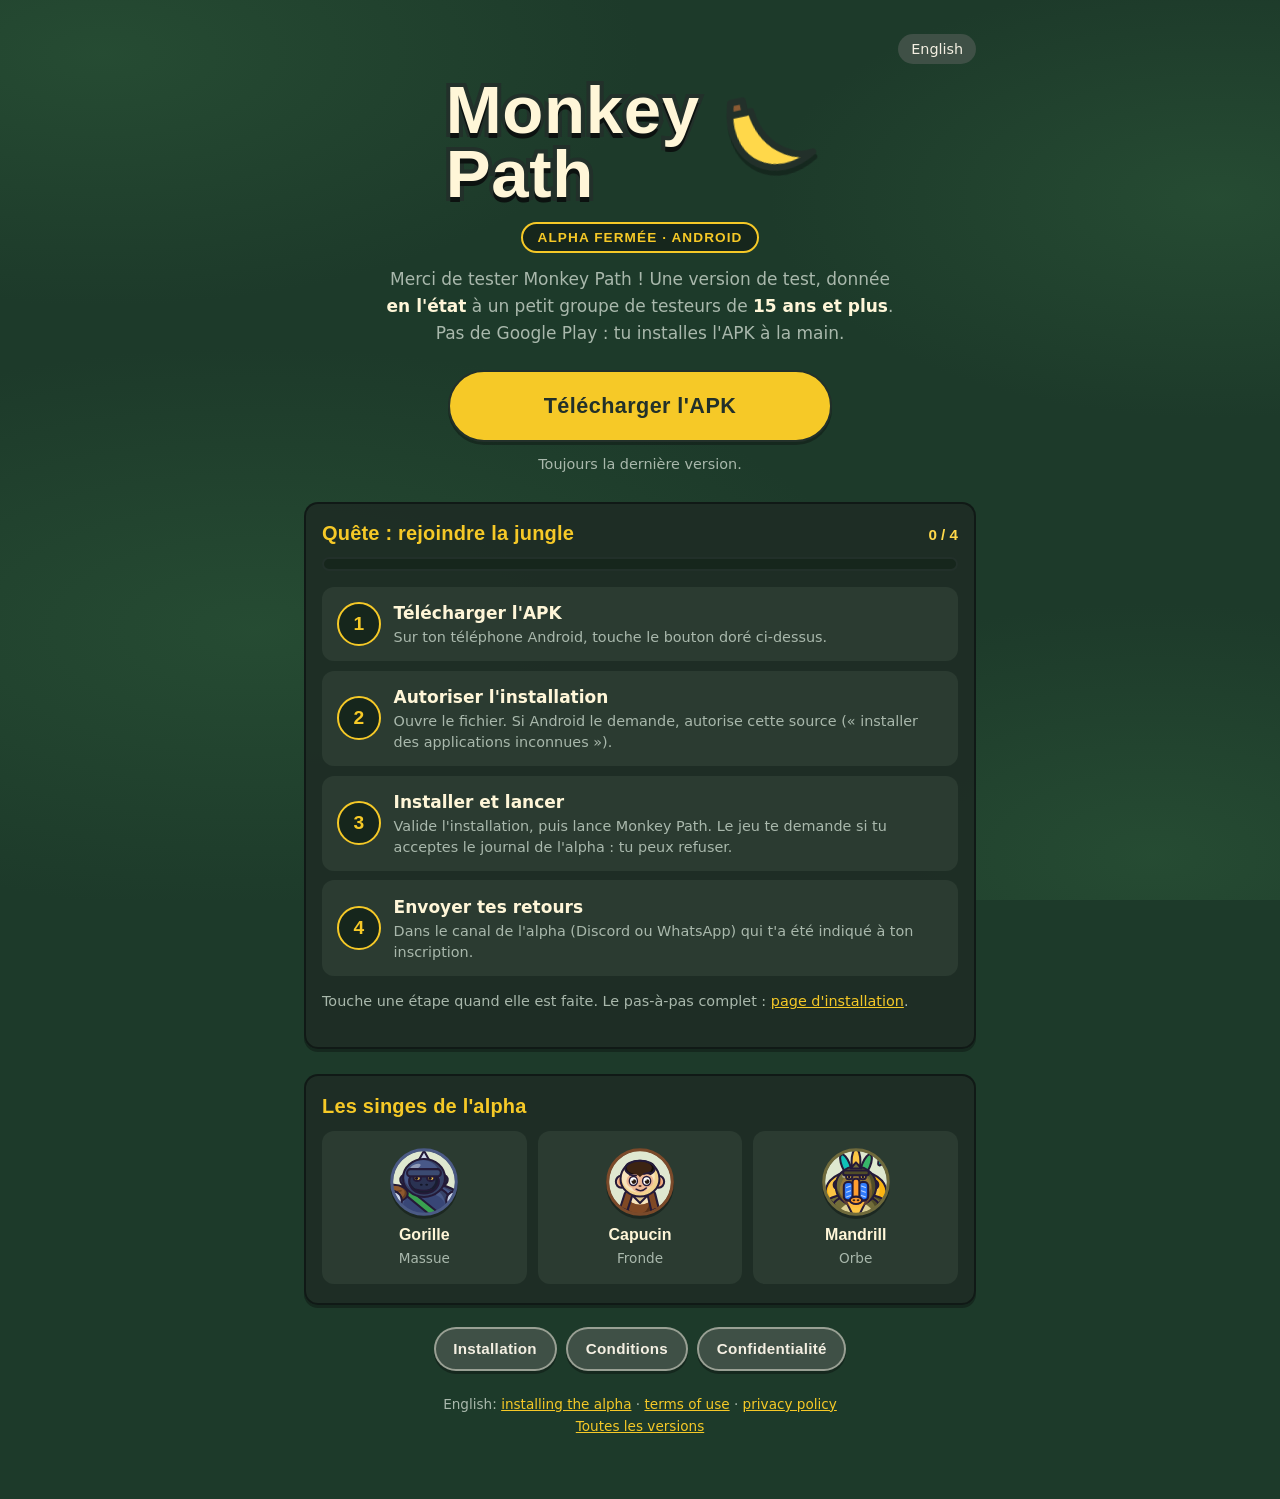
<file: index.html>
<!doctype html>
<html lang="fr">
<head>
<meta charset="utf-8">
<meta name="viewport" content="width=device-width, initial-scale=1">
<meta name="theme-color" content="#1d3a2a">
<title>Monkey Path — Alpha</title>
<link rel="icon" href="img/icon_banane.svg" type="image/svg+xml">
<link rel="stylesheet" href="style.css">
</head>
<body>
<main class="accueil">
<p class="langue"><a href="en/installation.html">English</a></p>

<div class="logo">
<h1>Monkey<br>Path</h1>
<img src="img/icon_banane.svg" alt="">
</div>
<p class="badge">Alpha fermée · Android</p>
<p class="accroche">Merci de tester Monkey Path ! Une version de test, donnée <strong>en l'état</strong> à un petit groupe de testeurs de <strong>15 ans et plus</strong>. Pas de Google Play : tu installes l'APK à la main.</p>

<a class="bouton geant telecharger" href="https://github.com/JamesRr06/MonkeyPath-releases/releases/latest/download/monkey-path-release.apk">Télécharger l'APK</a>
<p class="version" id="version">Toujours la dernière version.</p>

<section class="panneau" aria-labelledby="titre-quete">
<div class="entete">
<h2 id="titre-quete">Quête : rejoindre la jungle</h2>
<span class="compteur" id="compteur">0 / 4</span>
</div>
<div class="barre" aria-hidden="true"><span id="barre"></span></div>
<ol class="quete" id="quete">
<li><button type="button" aria-pressed="false"><span class="medaille">1</span><span><b>Télécharger l'APK</b><small>Sur ton téléphone Android, touche le bouton doré ci-dessus.</small></span></button></li>
<li><button type="button" aria-pressed="false"><span class="medaille">2</span><span><b>Autoriser l'installation</b><small>Ouvre le fichier. Si Android le demande, autorise cette source (« installer des applications inconnues »).</small></span></button></li>
<li><button type="button" aria-pressed="false"><span class="medaille">3</span><span><b>Installer et lancer</b><small>Valide l'installation, puis lance Monkey Path. Le jeu te demande si tu acceptes le journal de l'alpha : tu peux refuser.</small></span></button></li>
<li><button type="button" aria-pressed="false"><span class="medaille">4</span><span><b>Envoyer tes retours</b><small>Dans le canal de l'alpha (Discord ou WhatsApp) qui t'a été indiqué à ton inscription.</small></span></button></li>
</ol>
<p class="recompense" id="recompense"><strong>Quête accomplie !</strong> Pour une nouvelle version, installe-la <strong>par-dessus</strong>, sans désinstaller : ta progression est gardée.</p>
<p class="maj">Touche une étape quand elle est faite. Le pas-à-pas complet : <a href="fr/installation.html">page d'installation</a>.</p>
</section>

<section class="panneau" aria-labelledby="titre-singes">
<h2 id="titre-singes">Les singes de l'alpha</h2>
<div class="singes">
<div class="singe"><img src="img/portrait_gorille.svg" alt=""><b>Gorille</b><small>Massue</small></div>
<div class="singe"><img src="img/portrait_capucin.svg" alt=""><b>Capucin</b><small>Fronde</small></div>
<div class="singe"><img src="img/portrait_mandrill.svg" alt=""><b>Mandrill</b><small>Orbe</small></div>
</div>
</section>

<nav class="liens" aria-label="Pages de l'alpha">
<a class="bouton secondaire" href="fr/installation.html">Installation</a>
<a class="bouton secondaire" href="fr/conditions.html">Conditions</a>
<a class="bouton secondaire" href="fr/">Confidentialité</a>
</nav>
<p class="pied">English: <a href="en/installation.html">installing the alpha</a> · <a href="en/conditions.html">terms of use</a> · <a href="en/">privacy policy</a><br>
<a href="https://github.com/JamesRr06/MonkeyPath-releases/releases">Toutes les versions</a></p>
</main>
<script>
// La quête se coche sur le téléphone du testeur seulement (rien n'est envoyé).
(function () {
  var cle = "monkeypath-quete";
  var boutons = document.querySelectorAll("#quete button");
  var faites = [];
  try { faites = JSON.parse(localStorage.getItem(cle)) || []; } catch (e) { faites = []; }
  function afficher() {
    var n = 0;
    boutons.forEach(function (b, i) {
      var f = faites.indexOf(i) >= 0;
      b.parentNode.classList.toggle("faite", f);
      b.setAttribute("aria-pressed", f ? "true" : "false");
      b.querySelector(".medaille").textContent = f ? "✓" : String(i + 1);
      if (f) n++;
    });
    document.getElementById("compteur").textContent = n + " / " + boutons.length;
    document.getElementById("barre").style.width = (100 * n / boutons.length) + "%";
    document.getElementById("recompense").classList.toggle("visible", n === boutons.length);
  }
  boutons.forEach(function (b, i) {
    b.addEventListener("click", function () {
      var k = faites.indexOf(i);
      if (k >= 0) faites.splice(k, 1); else faites.push(i);
      try { localStorage.setItem(cle, JSON.stringify(faites)); } catch (e) {}
      afficher();
    });
  });
  document.querySelector(".telecharger").addEventListener("click", function () {
    if (faites.indexOf(0) < 0) { faites.push(0); try { localStorage.setItem(cle, JSON.stringify(faites)); } catch (e) {} afficher(); }
  });
  afficher();

  // Numéro et taille de la dernière version, lus sur GitHub (qui sert aussi l'APK).
  fetch("https://api.github.com/repos/JamesRr06/MonkeyPath-releases/releases/latest")
    .then(function (r) { return r.ok ? r.json() : null; })
    .then(function (rel) {
      if (!rel) return;
      var apk = (rel.assets || []).filter(function (a) { return a.name === "monkey-path-release.apk"; })[0];
      var date = new Date(rel.published_at).toLocaleDateString("fr-FR", { day: "numeric", month: "long", year: "numeric" });
      var texte = "Version <b>" + rel.tag_name.replace(/[^\w.\-]/g, "") + "</b> du " + date;
      if (apk) texte += " · " + Math.round(apk.size / 1048576) + " Mo";
      document.getElementById("version").innerHTML = texte;
    })
    .catch(function () {});
})();
</script>
</body>
</html>
</file>
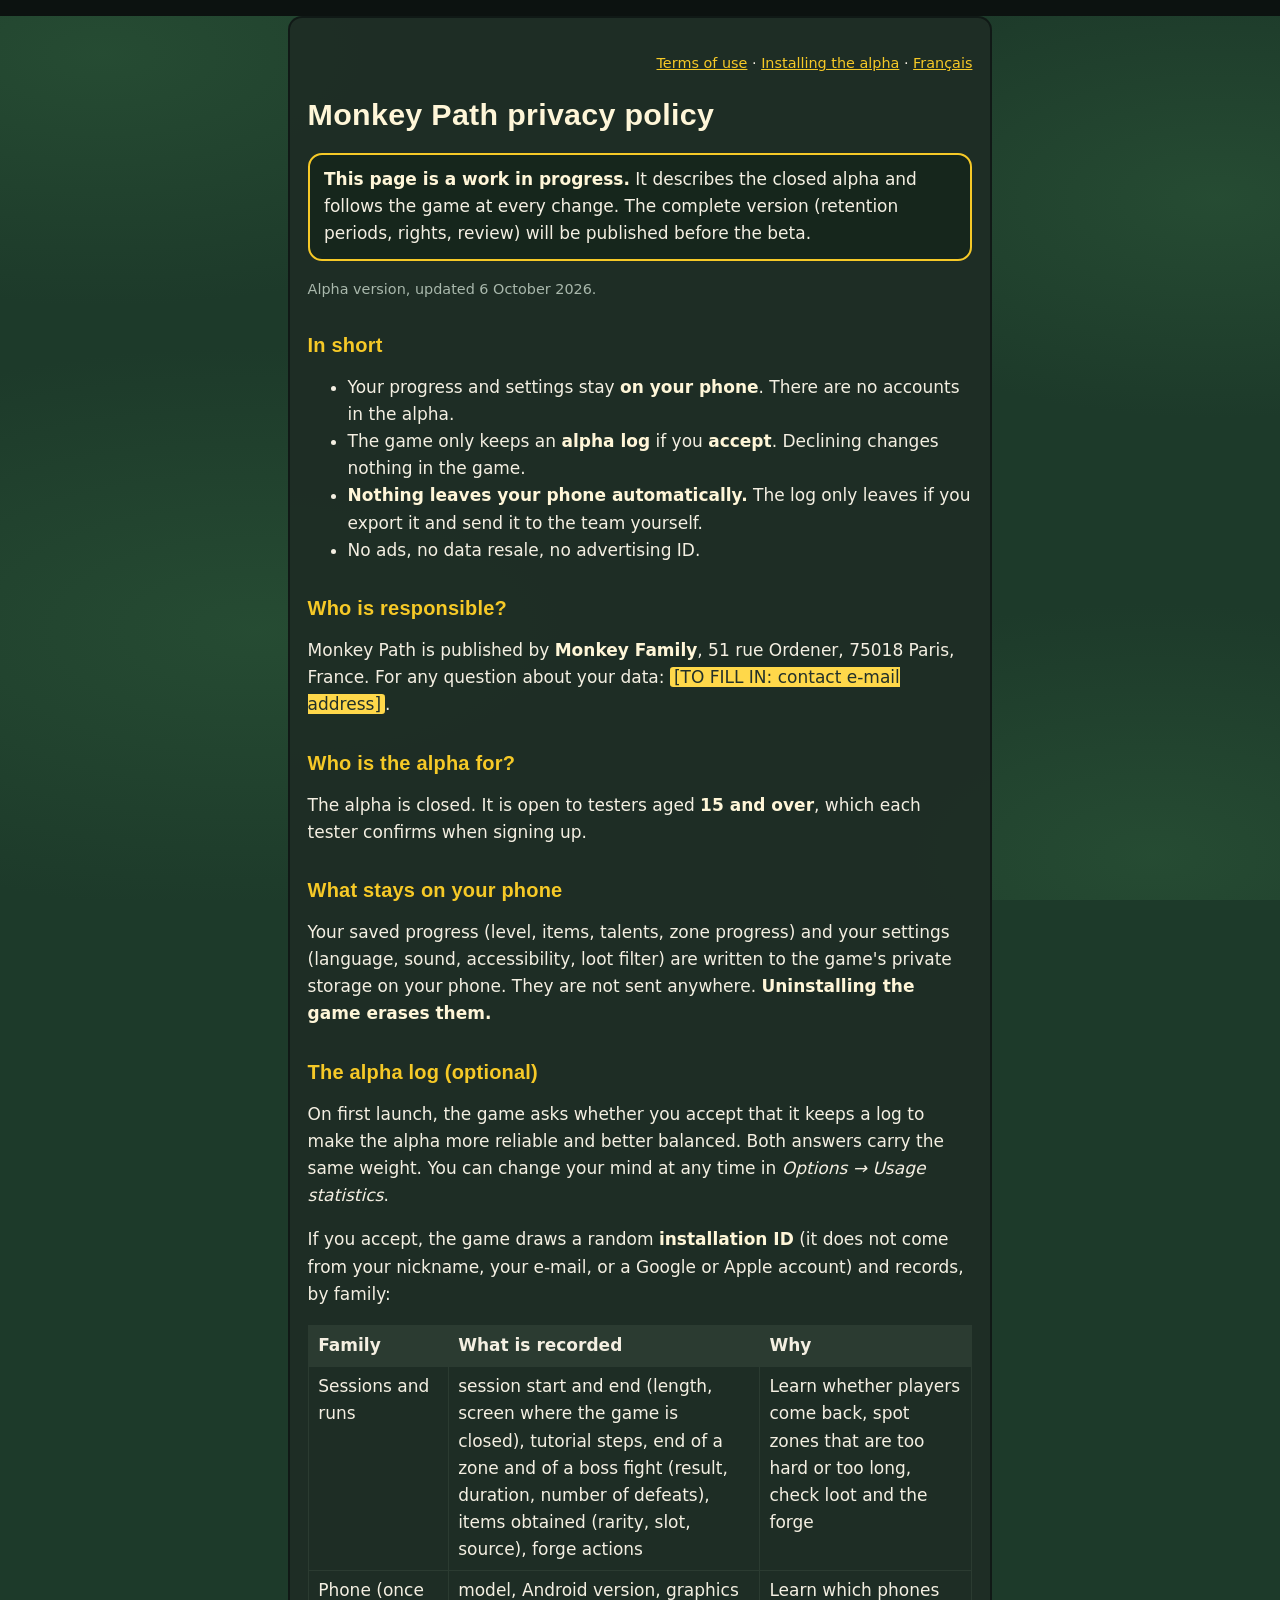
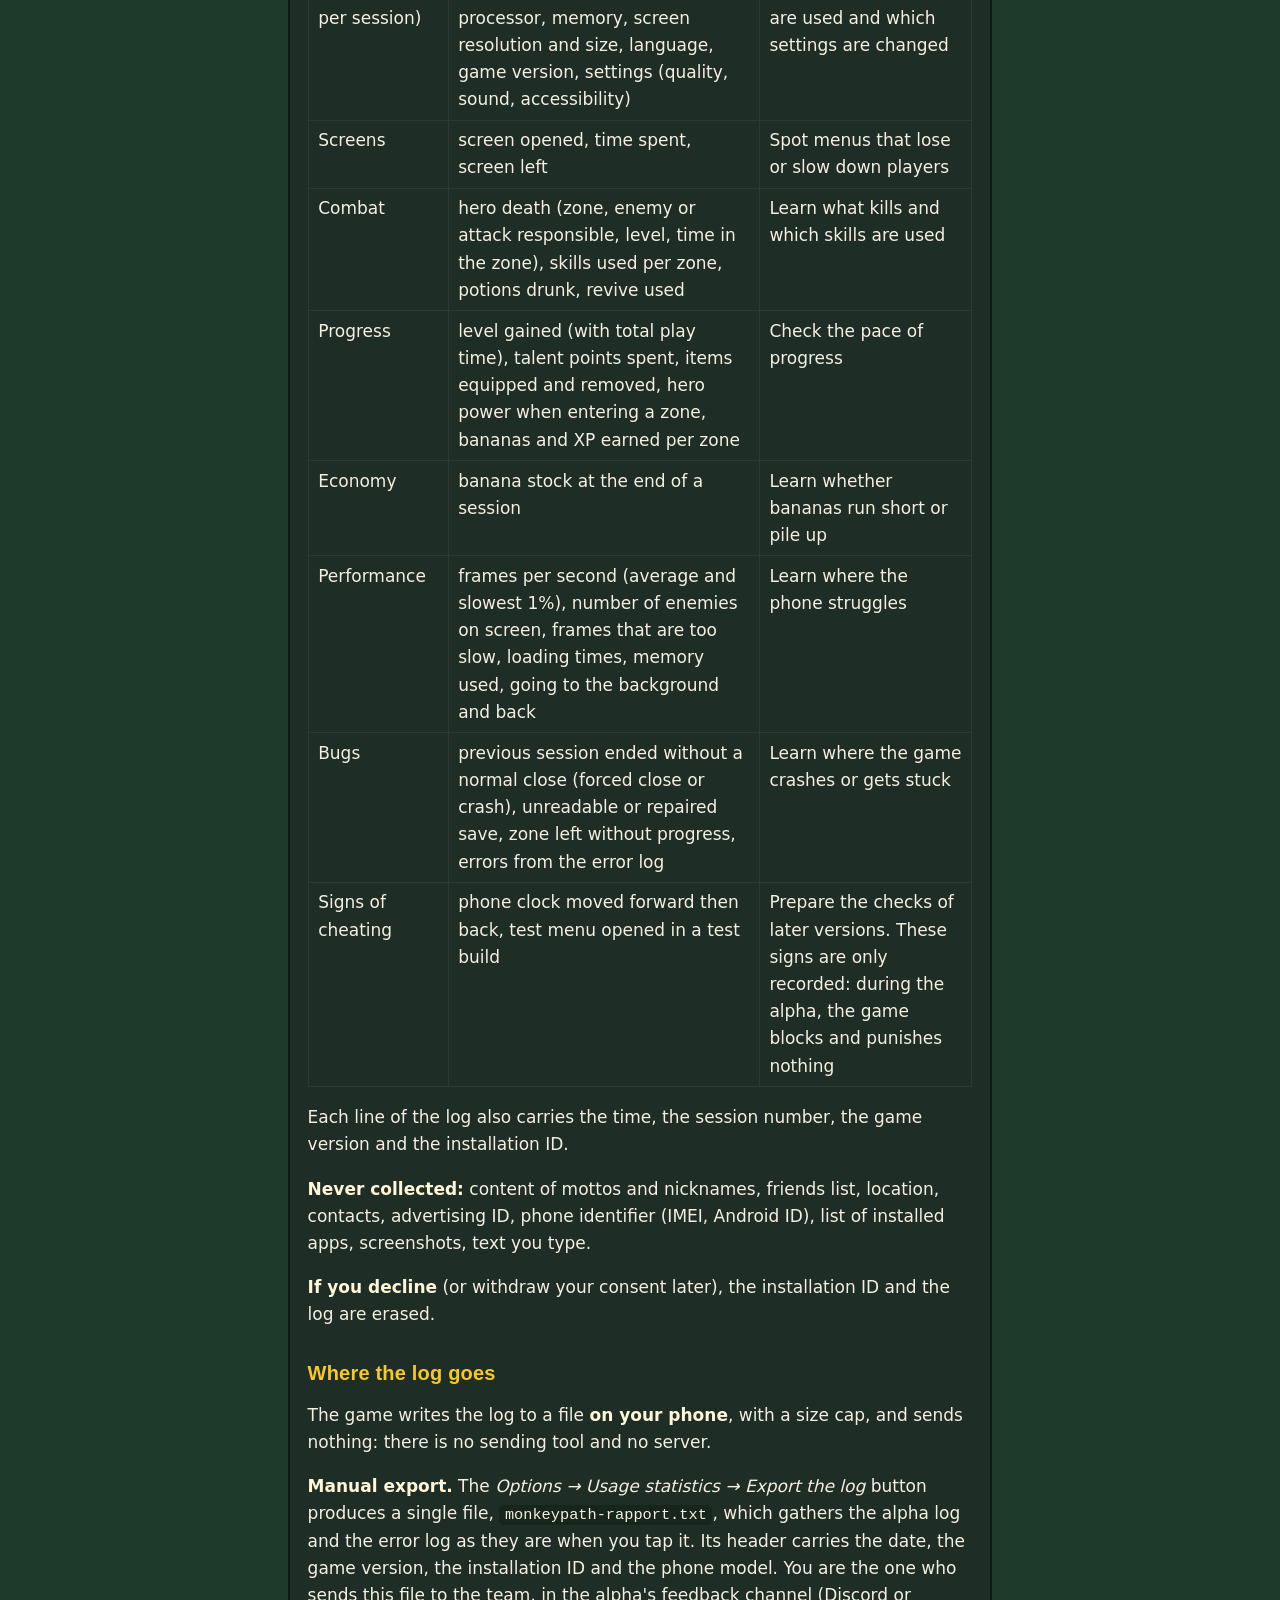
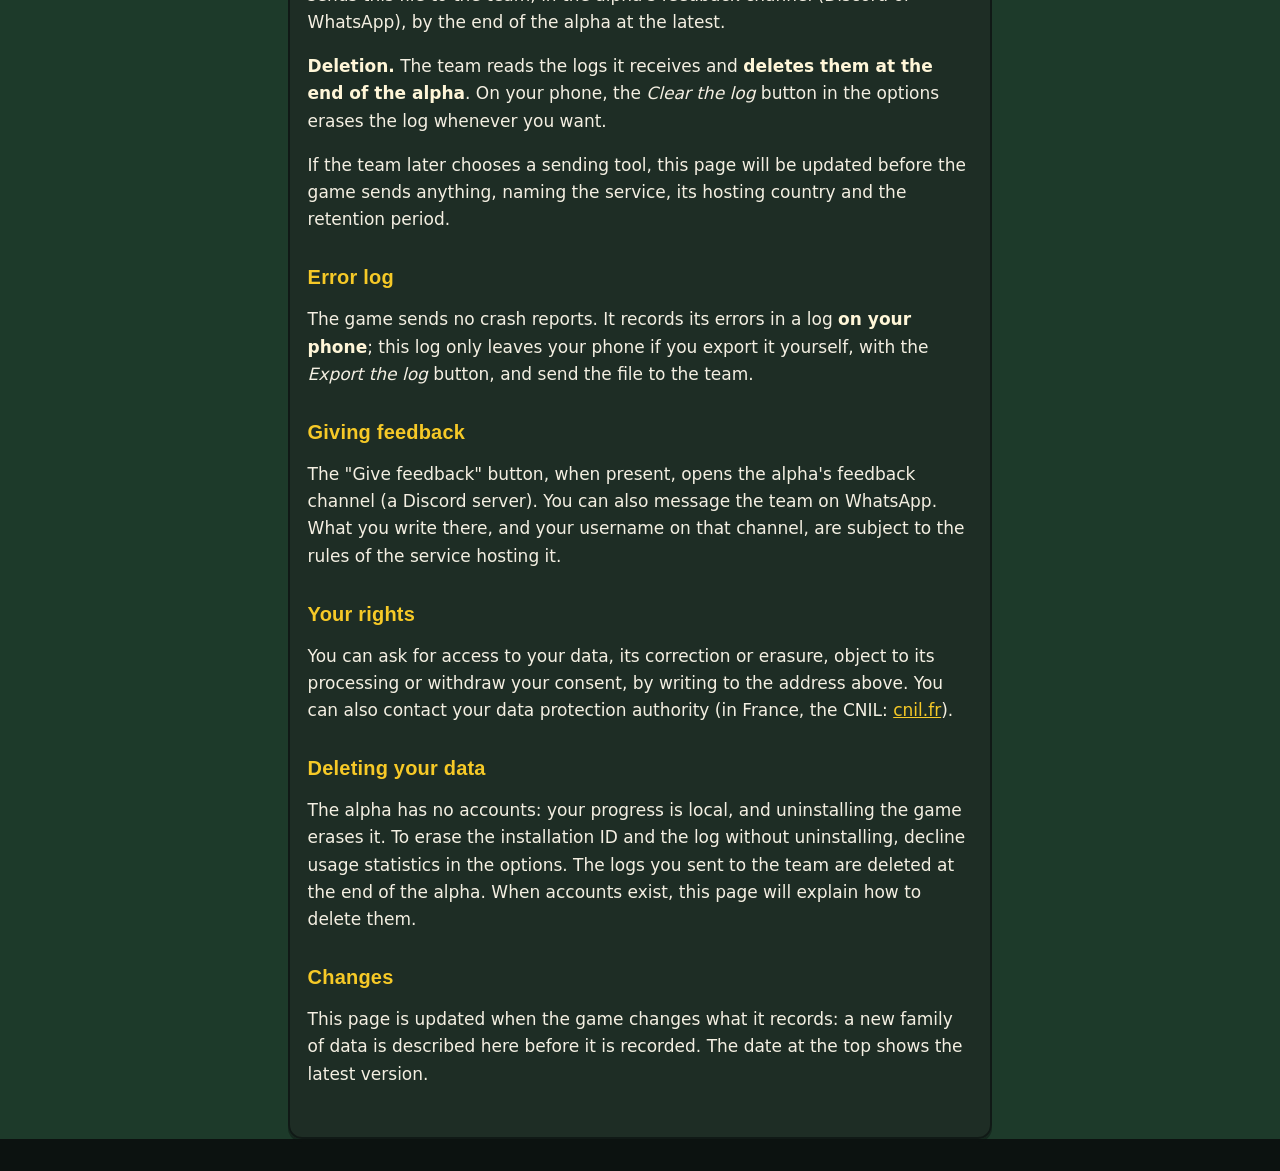
<file: en/index.html>
<!doctype html>
<html lang="en">
<head>
<meta charset="utf-8">
<meta name="viewport" content="width=device-width, initial-scale=1">
<title>Monkey Path — Privacy policy</title>
<link rel="stylesheet" href="../style.css">
</head>
<body>
<main>
<p class="langue"><a href="conditions.html">Terms of use</a> · <a href="installation.html">Installing the alpha</a> · <a href="../fr/">Français</a></p>
<h1>Monkey Path privacy policy</h1>
<p class="bandeau"><strong>This page is a work in progress.</strong> It describes the closed alpha and follows the game at every change. The complete version (retention periods, rights, review) will be published before the beta.</p>
<p class="maj">Alpha version, updated 6 October 2026.</p>

<h2>In short</h2>
<ul>
<li>Your progress and settings stay <strong>on your phone</strong>. There are no accounts in the alpha.</li>
<li>The game only keeps an <strong>alpha log</strong> if you <strong>accept</strong>. Declining changes nothing in the game.</li>
<li><strong>Nothing leaves your phone automatically.</strong> The log only leaves if you export it and send it to the team yourself.</li>
<li>No ads, no data resale, no advertising ID.</li>
</ul>

<h2>Who is responsible?</h2>
<p>Monkey Path is published by <strong>Monkey Family</strong>, 51 rue Ordener, 75018 Paris, France. For any question about your data: <span class="todo">[TO FILL IN: contact e-mail address]</span>.</p>

<h2>Who is the alpha for?</h2>
<p>The alpha is closed. It is open to testers aged <strong>15 and over</strong>, which each tester confirms when signing up.</p>

<h2>What stays on your phone</h2>
<p>Your saved progress (level, items, talents, zone progress) and your settings (language, sound, accessibility, loot filter) are written to the game's private storage on your phone. They are not sent anywhere. <strong>Uninstalling the game erases them.</strong></p>

<h2>The alpha log (optional)</h2>
<p>On first launch, the game asks whether you accept that it keeps a log to make the alpha more reliable and better balanced. Both answers carry the same weight. You can change your mind at any time in <em>Options → Usage statistics</em>.</p>
<p>If you accept, the game draws a random <strong>installation ID</strong> (it does not come from your nickname, your e-mail, or a Google or Apple account) and records, by family:</p>
<table>
<tr><th>Family</th><th>What is recorded</th><th>Why</th></tr>
<tr><td>Sessions and runs</td><td>session start and end (length, screen where the game is closed), tutorial steps, end of a zone and of a boss fight (result, duration, number of defeats), items obtained (rarity, slot, source), forge actions</td><td>Learn whether players come back, spot zones that are too hard or too long, check loot and the forge</td></tr>
<tr><td>Phone (once per session)</td><td>model, Android version, graphics processor, memory, screen resolution and size, language, game version, settings (quality, sound, accessibility)</td><td>Learn which phones are used and which settings are changed</td></tr>
<tr><td>Screens</td><td>screen opened, time spent, screen left</td><td>Spot menus that lose or slow down players</td></tr>
<tr><td>Combat</td><td>hero death (zone, enemy or attack responsible, level, time in the zone), skills used per zone, potions drunk, revive used</td><td>Learn what kills and which skills are used</td></tr>
<tr><td>Progress</td><td>level gained (with total play time), talent points spent, items equipped and removed, hero power when entering a zone, bananas and XP earned per zone</td><td>Check the pace of progress</td></tr>
<tr><td>Economy</td><td>banana stock at the end of a session</td><td>Learn whether bananas run short or pile up</td></tr>
<tr><td>Performance</td><td>frames per second (average and slowest 1%), number of enemies on screen, frames that are too slow, loading times, memory used, going to the background and back</td><td>Learn where the phone struggles</td></tr>
<tr><td>Bugs</td><td>previous session ended without a normal close (forced close or crash), unreadable or repaired save, zone left without progress, errors from the error log</td><td>Learn where the game crashes or gets stuck</td></tr>
<tr><td>Signs of cheating</td><td>phone clock moved forward then back, test menu opened in a test build</td><td>Prepare the checks of later versions. These signs are only recorded: during the alpha, the game blocks and punishes nothing</td></tr>
</table>
<p>Each line of the log also carries the time, the session number, the game version and the installation ID.</p>
<p><strong>Never collected:</strong> content of mottos and nicknames, friends list, location, contacts, advertising ID, phone identifier (IMEI, Android ID), list of installed apps, screenshots, text you type.</p>
<p><strong>If you decline</strong> (or withdraw your consent later), the installation ID and the log are erased.</p>

<h2>Where the log goes</h2>
<p>The game writes the log to a file <strong>on your phone</strong>, with a size cap, and sends nothing: there is no sending tool and no server.</p>
<p><strong>Manual export.</strong> The <em>Options → Usage statistics → Export the log</em> button produces a single file, <code>monkeypath-rapport.txt</code>, which gathers the alpha log and the error log as they are when you tap it. Its header carries the date, the game version, the installation ID and the phone model. You are the one who sends this file to the team, in the alpha's feedback channel (Discord or WhatsApp), by the end of the alpha at the latest.</p>
<p><strong>Deletion.</strong> The team reads the logs it receives and <strong>deletes them at the end of the alpha</strong>. On your phone, the <em>Clear the log</em> button in the options erases the log whenever you want.</p>
<p>If the team later chooses a sending tool, this page will be updated before the game sends anything, naming the service, its hosting country and the retention period.</p>

<h2>Error log</h2>
<p>The game sends no crash reports. It records its errors in a log <strong>on your phone</strong>; this log only leaves your phone if you export it yourself, with the <em>Export the log</em> button, and send the file to the team.</p>

<h2>Giving feedback</h2>
<p>The "Give feedback" button, when present, opens the alpha's feedback channel (a Discord server). You can also message the team on WhatsApp. What you write there, and your username on that channel, are subject to the rules of the service hosting it.</p>

<h2>Your rights</h2>
<p>You can ask for access to your data, its correction or erasure, object to its processing or withdraw your consent, by writing to the address above. You can also contact your data protection authority (in France, the CNIL: <a href="https://www.cnil.fr">cnil.fr</a>).</p>

<h2>Deleting your data</h2>
<p>The alpha has no accounts: your progress is local, and uninstalling the game erases it. To erase the installation ID and the log without uninstalling, decline usage statistics in the options. The logs you sent to the team are deleted at the end of the alpha. When accounts exist, this page will explain how to delete them.</p>

<h2>Changes</h2>
<p>This page is updated when the game changes what it records: a new family of data is described here before it is recorded. The date at the top shows the latest version.</p>
</main>
</body>
</html>
</file>
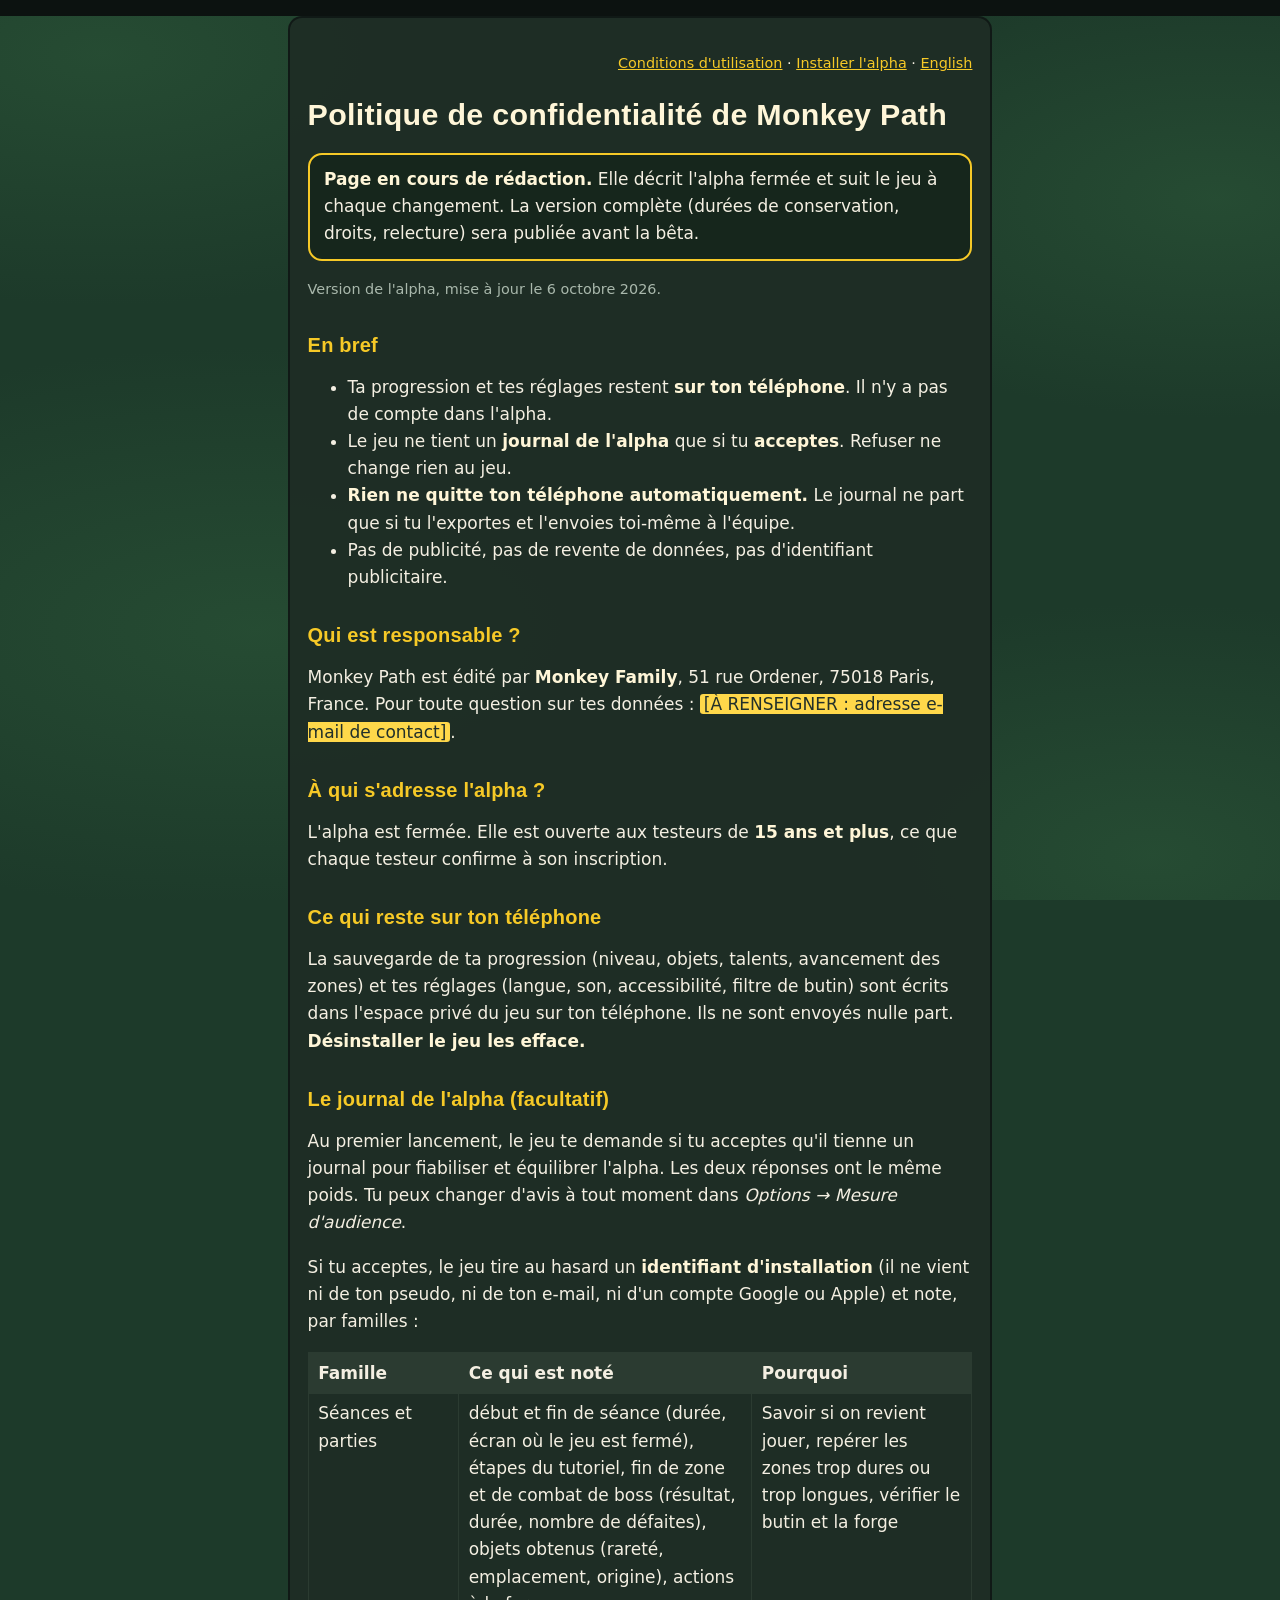
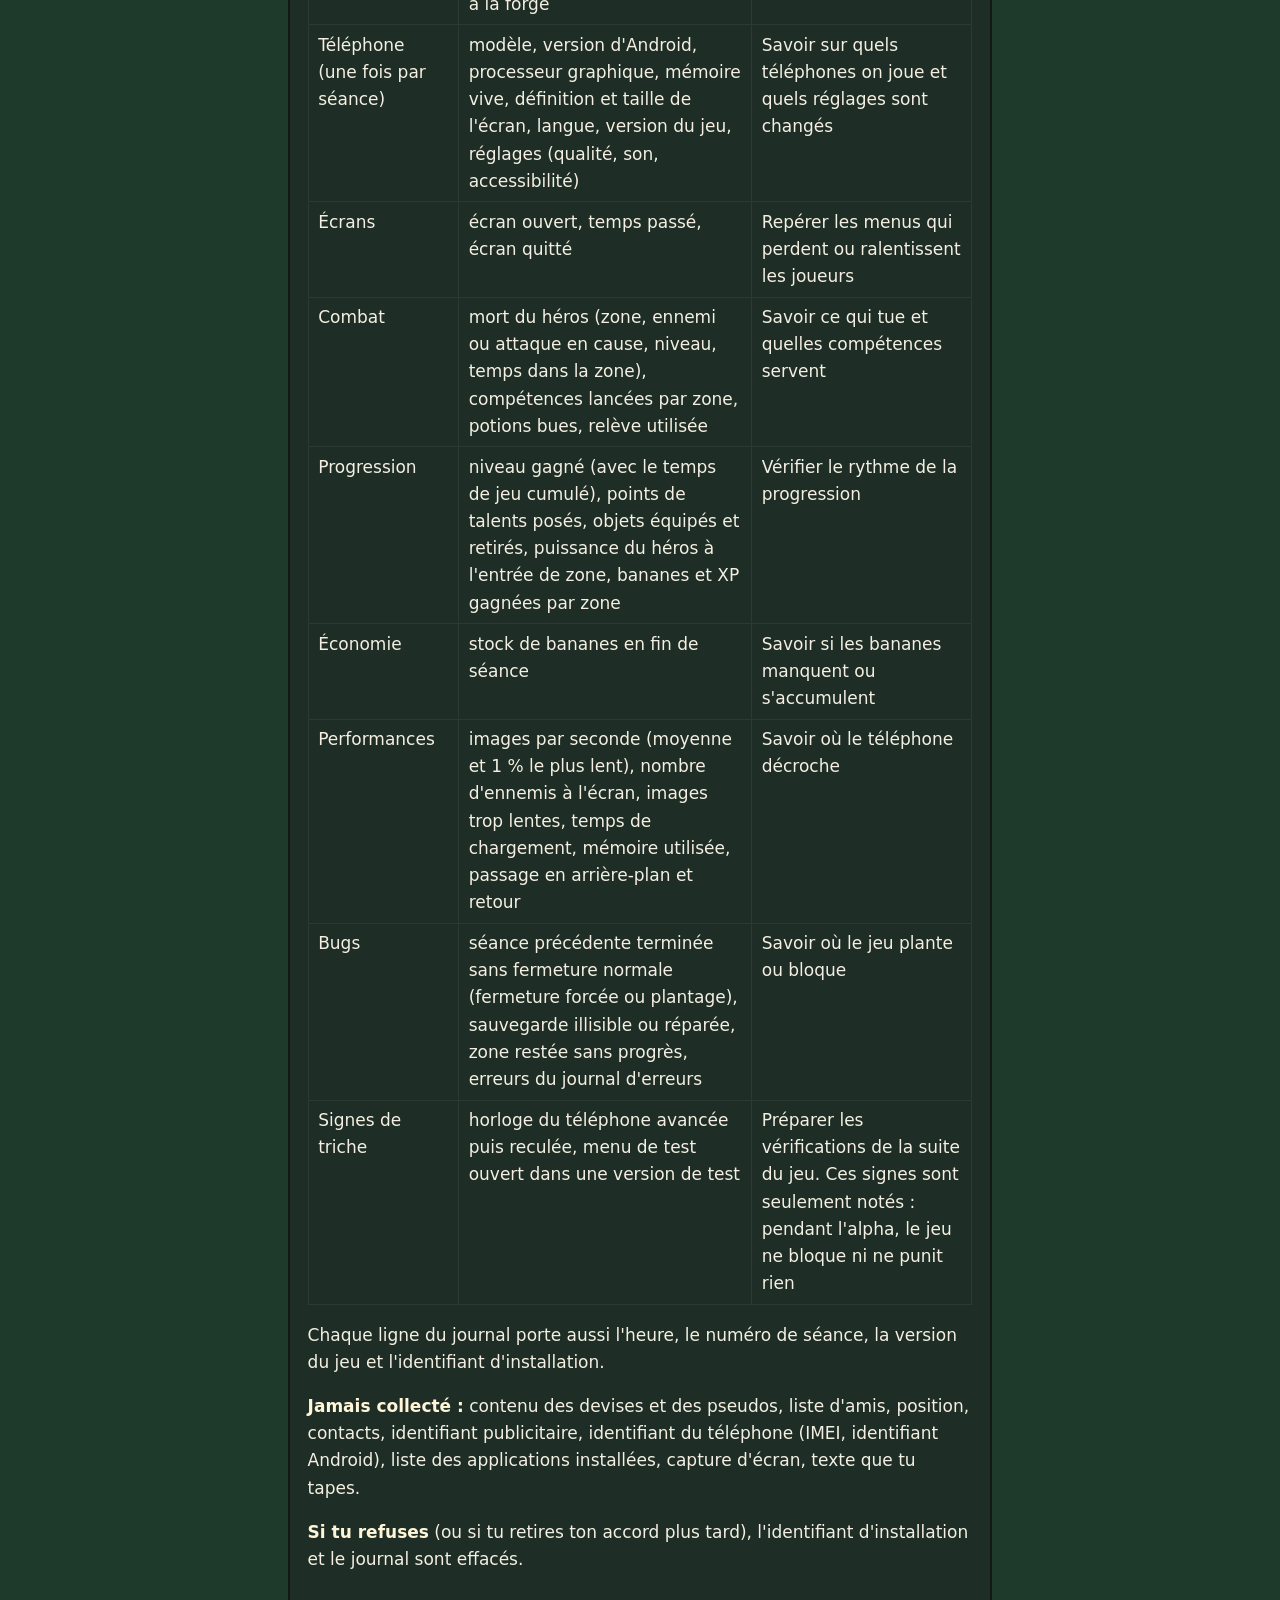
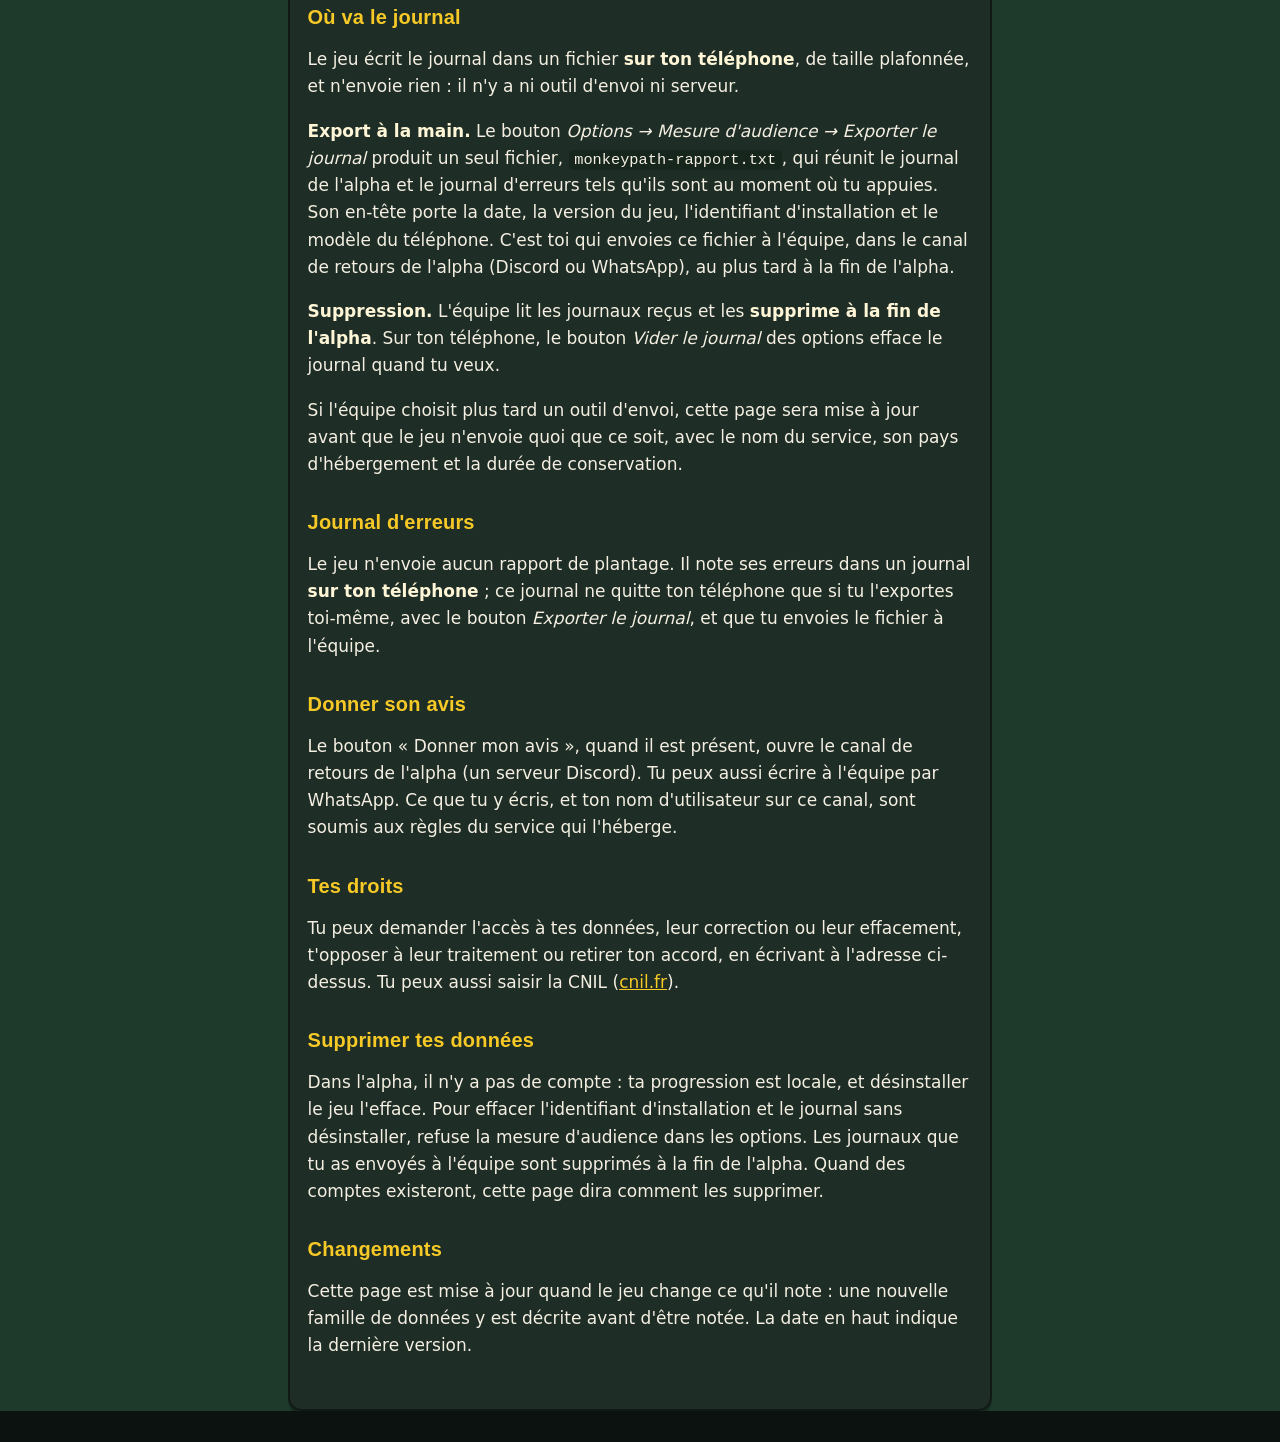
<file: fr/index.html>
<!doctype html>
<html lang="fr">
<head>
<meta charset="utf-8">
<meta name="viewport" content="width=device-width, initial-scale=1">
<title>Monkey Path — Politique de confidentialité</title>
<link rel="stylesheet" href="../style.css">
</head>
<body>
<main>
<p class="langue"><a href="conditions.html">Conditions d'utilisation</a> · <a href="installation.html">Installer l'alpha</a> · <a href="../en/">English</a></p>
<h1>Politique de confidentialité de Monkey Path</h1>
<p class="bandeau"><strong>Page en cours de rédaction.</strong> Elle décrit l'alpha fermée et suit le jeu à chaque changement. La version complète (durées de conservation, droits, relecture) sera publiée avant la bêta.</p>
<p class="maj">Version de l'alpha, mise à jour le 6 octobre 2026.</p>

<h2>En bref</h2>
<ul>
<li>Ta progression et tes réglages restent <strong>sur ton téléphone</strong>. Il n'y a pas de compte dans l'alpha.</li>
<li>Le jeu ne tient un <strong>journal de l'alpha</strong> que si tu <strong>acceptes</strong>. Refuser ne change rien au jeu.</li>
<li><strong>Rien ne quitte ton téléphone automatiquement.</strong> Le journal ne part que si tu l'exportes et l'envoies toi-même à l'équipe.</li>
<li>Pas de publicité, pas de revente de données, pas d'identifiant publicitaire.</li>
</ul>

<h2>Qui est responsable ?</h2>
<p>Monkey Path est édité par <strong>Monkey Family</strong>, 51 rue Ordener, 75018 Paris, France. Pour toute question sur tes données : <span class="todo">[À RENSEIGNER : adresse e-mail de contact]</span>.</p>

<h2>À qui s'adresse l'alpha ?</h2>
<p>L'alpha est fermée. Elle est ouverte aux testeurs de <strong>15 ans et plus</strong>, ce que chaque testeur confirme à son inscription.</p>

<h2>Ce qui reste sur ton téléphone</h2>
<p>La sauvegarde de ta progression (niveau, objets, talents, avancement des zones) et tes réglages (langue, son, accessibilité, filtre de butin) sont écrits dans l'espace privé du jeu sur ton téléphone. Ils ne sont envoyés nulle part. <strong>Désinstaller le jeu les efface.</strong></p>

<h2>Le journal de l'alpha (facultatif)</h2>
<p>Au premier lancement, le jeu te demande si tu acceptes qu'il tienne un journal pour fiabiliser et équilibrer l'alpha. Les deux réponses ont le même poids. Tu peux changer d'avis à tout moment dans <em>Options → Mesure d'audience</em>.</p>
<p>Si tu acceptes, le jeu tire au hasard un <strong>identifiant d'installation</strong> (il ne vient ni de ton pseudo, ni de ton e-mail, ni d'un compte Google ou Apple) et note, par familles :</p>
<table>
<tr><th>Famille</th><th>Ce qui est noté</th><th>Pourquoi</th></tr>
<tr><td>Séances et parties</td><td>début et fin de séance (durée, écran où le jeu est fermé), étapes du tutoriel, fin de zone et de combat de boss (résultat, durée, nombre de défaites), objets obtenus (rareté, emplacement, origine), actions à la forge</td><td>Savoir si on revient jouer, repérer les zones trop dures ou trop longues, vérifier le butin et la forge</td></tr>
<tr><td>Téléphone (une fois par séance)</td><td>modèle, version d'Android, processeur graphique, mémoire vive, définition et taille de l'écran, langue, version du jeu, réglages (qualité, son, accessibilité)</td><td>Savoir sur quels téléphones on joue et quels réglages sont changés</td></tr>
<tr><td>Écrans</td><td>écran ouvert, temps passé, écran quitté</td><td>Repérer les menus qui perdent ou ralentissent les joueurs</td></tr>
<tr><td>Combat</td><td>mort du héros (zone, ennemi ou attaque en cause, niveau, temps dans la zone), compétences lancées par zone, potions bues, relève utilisée</td><td>Savoir ce qui tue et quelles compétences servent</td></tr>
<tr><td>Progression</td><td>niveau gagné (avec le temps de jeu cumulé), points de talents posés, objets équipés et retirés, puissance du héros à l'entrée de zone, bananes et XP gagnées par zone</td><td>Vérifier le rythme de la progression</td></tr>
<tr><td>Économie</td><td>stock de bananes en fin de séance</td><td>Savoir si les bananes manquent ou s'accumulent</td></tr>
<tr><td>Performances</td><td>images par seconde (moyenne et 1 % le plus lent), nombre d'ennemis à l'écran, images trop lentes, temps de chargement, mémoire utilisée, passage en arrière-plan et retour</td><td>Savoir où le téléphone décroche</td></tr>
<tr><td>Bugs</td><td>séance précédente terminée sans fermeture normale (fermeture forcée ou plantage), sauvegarde illisible ou réparée, zone restée sans progrès, erreurs du journal d'erreurs</td><td>Savoir où le jeu plante ou bloque</td></tr>
<tr><td>Signes de triche</td><td>horloge du téléphone avancée puis reculée, menu de test ouvert dans une version de test</td><td>Préparer les vérifications de la suite du jeu. Ces signes sont seulement notés : pendant l'alpha, le jeu ne bloque ni ne punit rien</td></tr>
</table>
<p>Chaque ligne du journal porte aussi l'heure, le numéro de séance, la version du jeu et l'identifiant d'installation.</p>
<p><strong>Jamais collecté :</strong> contenu des devises et des pseudos, liste d'amis, position, contacts, identifiant publicitaire, identifiant du téléphone (IMEI, identifiant Android), liste des applications installées, capture d'écran, texte que tu tapes.</p>
<p><strong>Si tu refuses</strong> (ou si tu retires ton accord plus tard), l'identifiant d'installation et le journal sont effacés.</p>

<h2>Où va le journal</h2>
<p>Le jeu écrit le journal dans un fichier <strong>sur ton téléphone</strong>, de taille plafonnée, et n'envoie rien : il n'y a ni outil d'envoi ni serveur.</p>
<p><strong>Export à la main.</strong> Le bouton <em>Options → Mesure d'audience → Exporter le journal</em> produit un seul fichier, <code>monkeypath-rapport.txt</code>, qui réunit le journal de l'alpha et le journal d'erreurs tels qu'ils sont au moment où tu appuies. Son en-tête porte la date, la version du jeu, l'identifiant d'installation et le modèle du téléphone. C'est toi qui envoies ce fichier à l'équipe, dans le canal de retours de l'alpha (Discord ou WhatsApp), au plus tard à la fin de l'alpha.</p>
<p><strong>Suppression.</strong> L'équipe lit les journaux reçus et les <strong>supprime à la fin de l'alpha</strong>. Sur ton téléphone, le bouton <em>Vider le journal</em> des options efface le journal quand tu veux.</p>
<p>Si l'équipe choisit plus tard un outil d'envoi, cette page sera mise à jour avant que le jeu n'envoie quoi que ce soit, avec le nom du service, son pays d'hébergement et la durée de conservation.</p>

<h2>Journal d'erreurs</h2>
<p>Le jeu n'envoie aucun rapport de plantage. Il note ses erreurs dans un journal <strong>sur ton téléphone</strong> ; ce journal ne quitte ton téléphone que si tu l'exportes toi-même, avec le bouton <em>Exporter le journal</em>, et que tu envoies le fichier à l'équipe.</p>

<h2>Donner son avis</h2>
<p>Le bouton « Donner mon avis », quand il est présent, ouvre le canal de retours de l'alpha (un serveur Discord). Tu peux aussi écrire à l'équipe par WhatsApp. Ce que tu y écris, et ton nom d'utilisateur sur ce canal, sont soumis aux règles du service qui l'héberge.</p>

<h2>Tes droits</h2>
<p>Tu peux demander l'accès à tes données, leur correction ou leur effacement, t'opposer à leur traitement ou retirer ton accord, en écrivant à l'adresse ci-dessus. Tu peux aussi saisir la CNIL (<a href="https://www.cnil.fr">cnil.fr</a>).</p>

<h2>Supprimer tes données</h2>
<p>Dans l'alpha, il n'y a pas de compte : ta progression est locale, et désinstaller le jeu l'efface. Pour effacer l'identifiant d'installation et le journal sans désinstaller, refuse la mesure d'audience dans les options. Les journaux que tu as envoyés à l'équipe sont supprimés à la fin de l'alpha. Quand des comptes existeront, cette page dira comment les supprimer.</p>

<h2>Changements</h2>
<p>Cette page est mise à jour quand le jeu change ce qu'il note : une nouvelle famille de données y est décrite avant d'être notée. La date en haut indique la dernière version.</p>
</main>
</body>
</html>
</file>
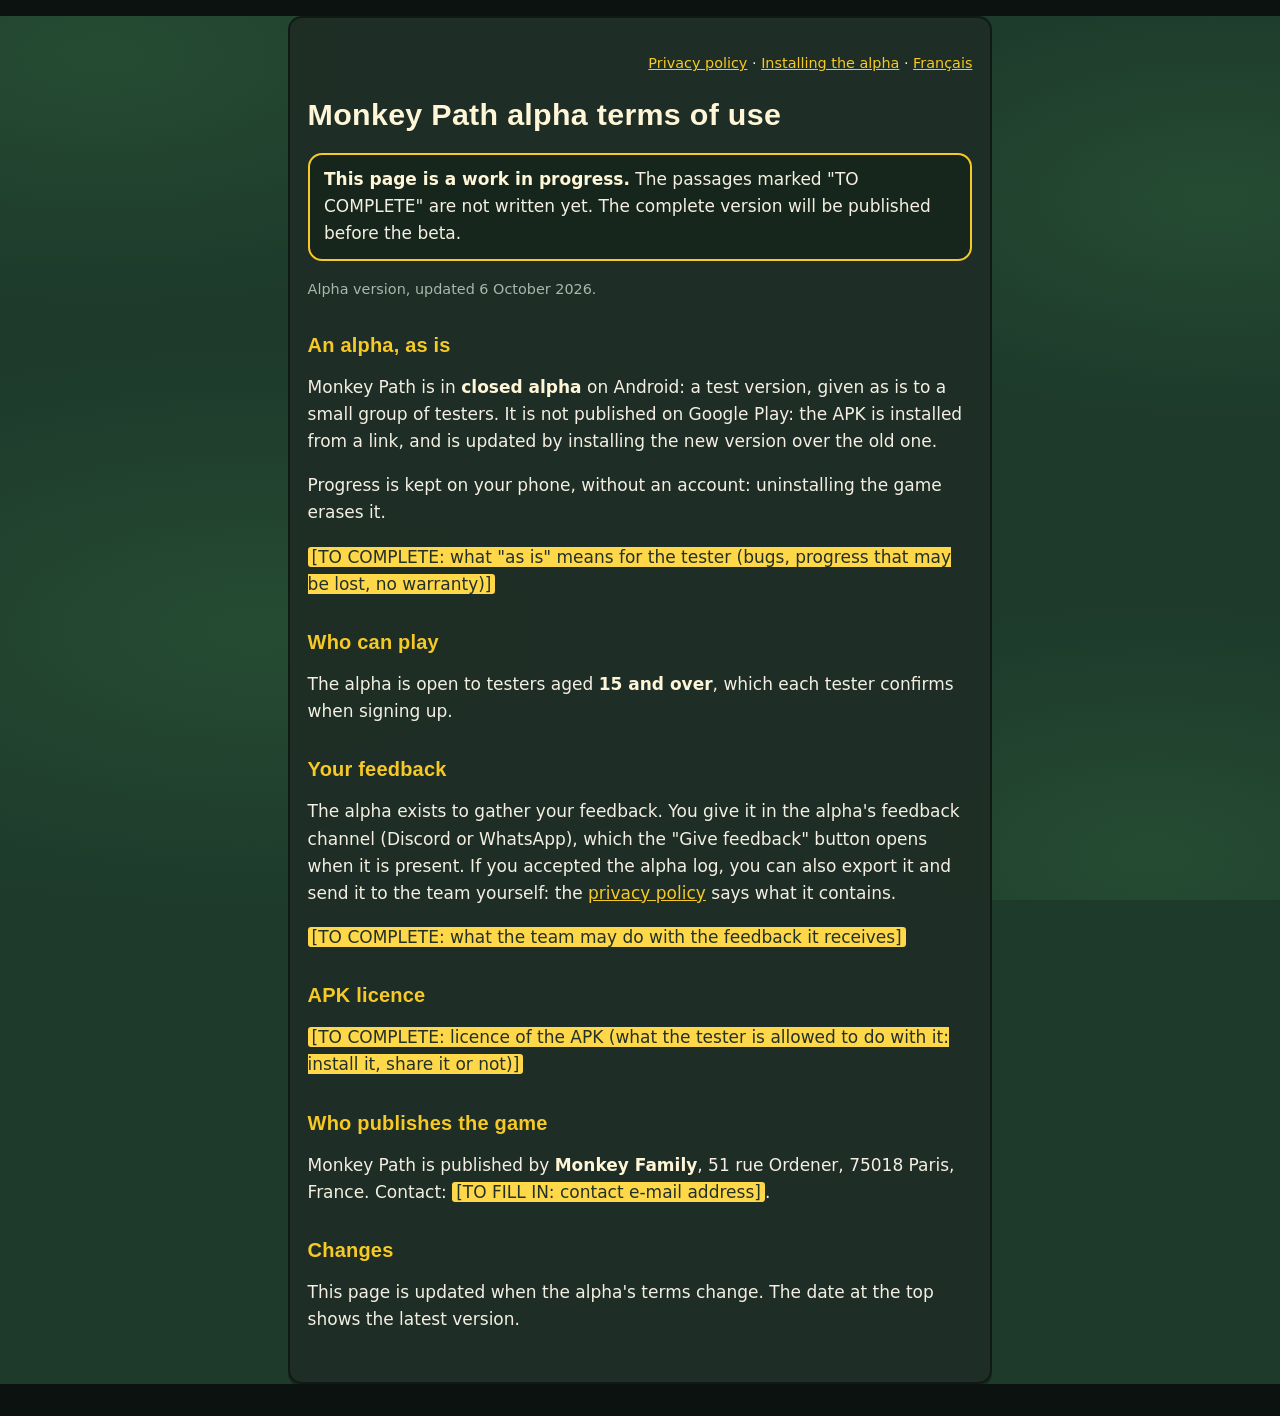
<file: en/conditions.html>
<!doctype html>
<html lang="en">
<head>
<meta charset="utf-8">
<meta name="viewport" content="width=device-width, initial-scale=1">
<title>Monkey Path — Alpha terms of use</title>
<link rel="stylesheet" href="../style.css">
</head>
<body>
<main>
<p class="langue"><a href="./">Privacy policy</a> · <a href="installation.html">Installing the alpha</a> · <a href="../fr/conditions.html">Français</a></p>
<h1>Monkey Path alpha terms of use</h1>
<p class="bandeau"><strong>This page is a work in progress.</strong> The passages marked "TO COMPLETE" are not written yet. The complete version will be published before the beta.</p>
<p class="maj">Alpha version, updated 6 October 2026.</p>

<h2>An alpha, as is</h2>
<p>Monkey Path is in <strong>closed alpha</strong> on Android: a test version, given as is to a small group of testers. It is not published on Google Play: the APK is installed from a link, and is updated by installing the new version over the old one.</p>
<p>Progress is kept on your phone, without an account: uninstalling the game erases it.</p>
<p><span class="todo">[TO COMPLETE: what "as is" means for the tester (bugs, progress that may be lost, no warranty)]</span></p>

<h2>Who can play</h2>
<p>The alpha is open to testers aged <strong>15 and over</strong>, which each tester confirms when signing up.</p>

<h2>Your feedback</h2>
<p>The alpha exists to gather your feedback. You give it in the alpha's feedback channel (Discord or WhatsApp), which the "Give feedback" button opens when it is present. If you accepted the alpha log, you can also export it and send it to the team yourself: the <a href="./">privacy policy</a> says what it contains.</p>
<p><span class="todo">[TO COMPLETE: what the team may do with the feedback it receives]</span></p>

<h2>APK licence</h2>
<p><span class="todo">[TO COMPLETE: licence of the APK (what the tester is allowed to do with it: install it, share it or not)]</span></p>

<h2>Who publishes the game</h2>
<p>Monkey Path is published by <strong>Monkey Family</strong>, 51 rue Ordener, 75018 Paris, France. Contact: <span class="todo">[TO FILL IN: contact e-mail address]</span>.</p>

<h2>Changes</h2>
<p>This page is updated when the alpha's terms change. The date at the top shows the latest version.</p>
</main>
</body>
</html>
</file>
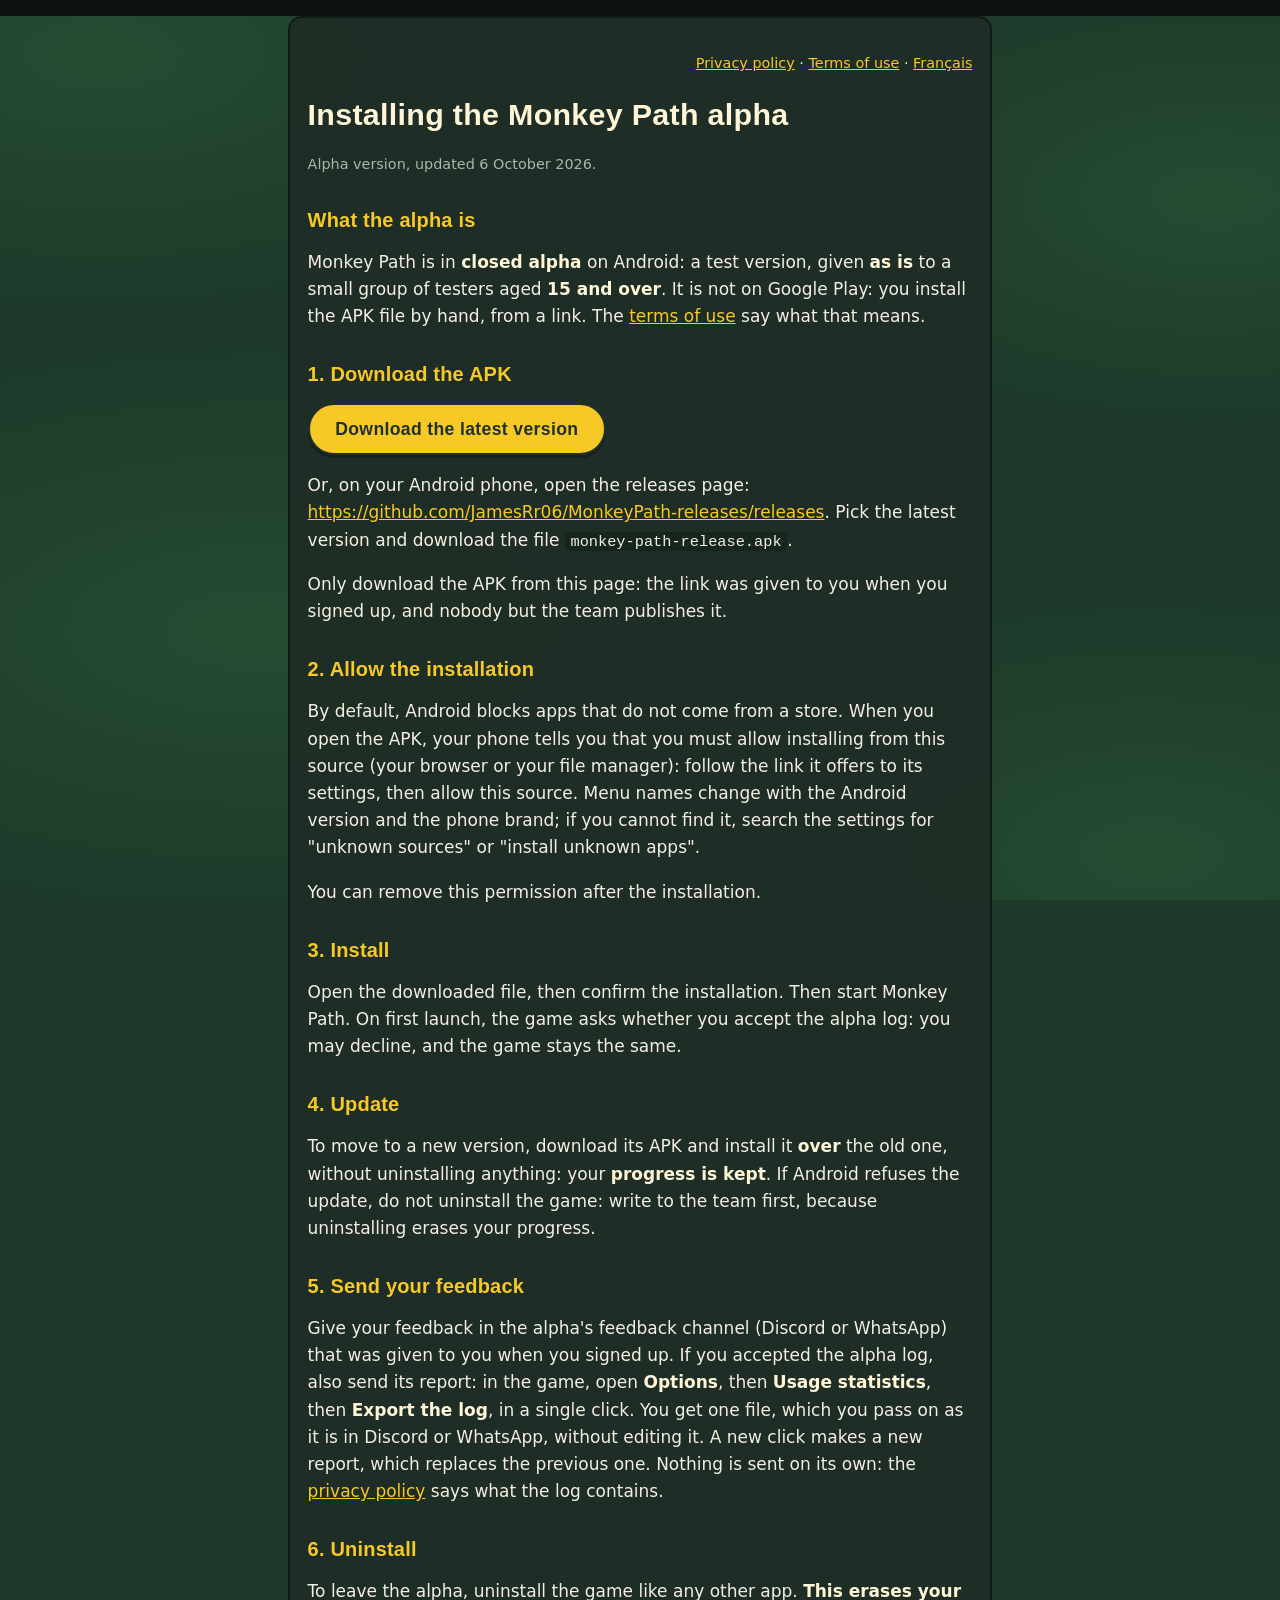
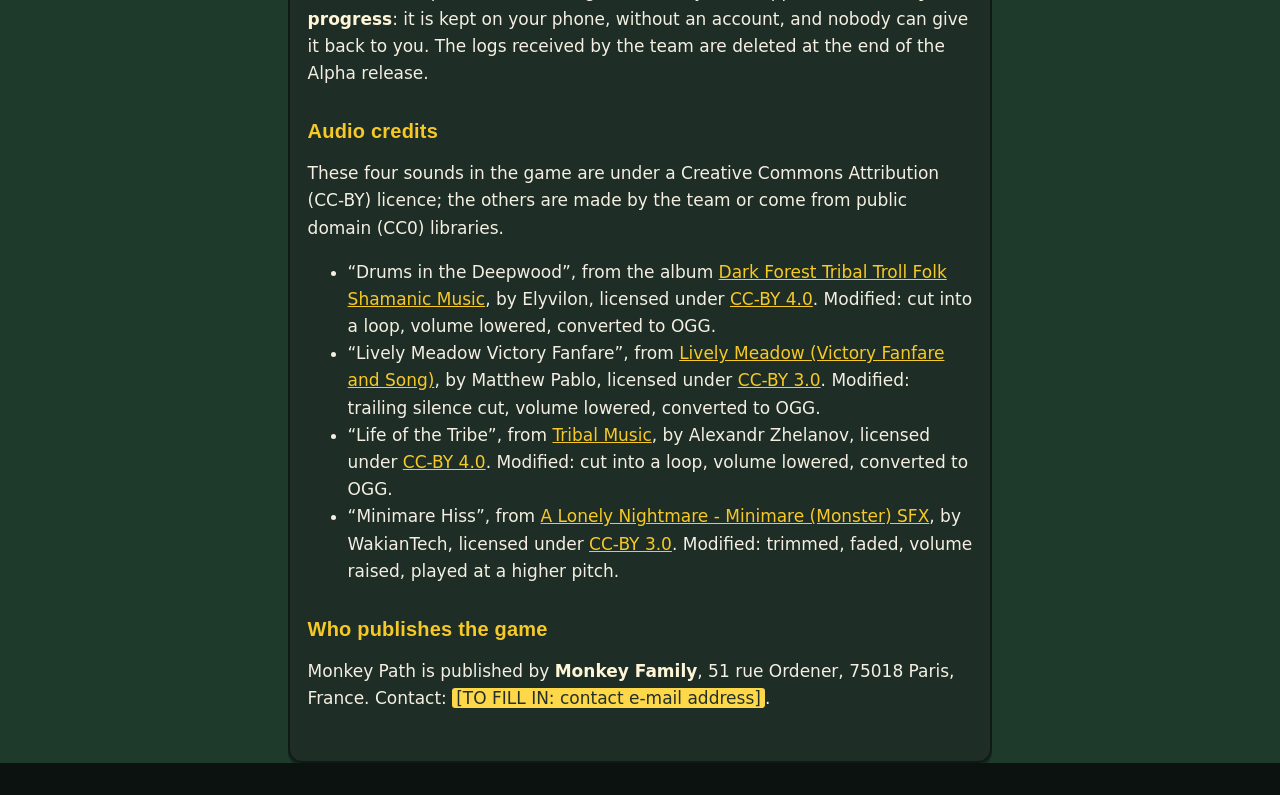
<file: en/installation.html>
<!doctype html>
<html lang="en">
<head>
<meta charset="utf-8">
<meta name="viewport" content="width=device-width, initial-scale=1">
<title>Monkey Path — Installing the alpha</title>
<link rel="stylesheet" href="../style.css">
</head>
<body>
<main>
<p class="langue"><a href="./">Privacy policy</a> · <a href="conditions.html">Terms of use</a> · <a href="../fr/installation.html">Français</a></p>
<h1>Installing the Monkey Path alpha</h1>
<p class="maj">Alpha version, updated 6 October 2026.</p>

<h2>What the alpha is</h2>
<p>Monkey Path is in <strong>closed alpha</strong> on Android: a test version, given <strong>as is</strong> to a small group of testers aged <strong>15 and over</strong>. It is not on Google Play: you install the APK file by hand, from a link. The <a href="conditions.html">terms of use</a> say what that means.</p>

<h2>1. Download the APK</h2>
<p><a class="bouton" href="https://github.com/JamesRr06/MonkeyPath-releases/releases/latest/download/monkey-path-release.apk">Download the latest version</a></p>
<p>Or, on your Android phone, open the releases page: <a href="https://github.com/JamesRr06/MonkeyPath-releases/releases">https://github.com/JamesRr06/MonkeyPath-releases/releases</a>. Pick the latest version and download the file <code>monkey-path-release.apk</code>.</p>
<p>Only download the APK from this page: the link was given to you when you signed up, and nobody but the team publishes it.</p>

<h2>2. Allow the installation</h2>
<p>By default, Android blocks apps that do not come from a store. When you open the APK, your phone tells you that you must allow installing from this source (your browser or your file manager): follow the link it offers to its settings, then allow this source. Menu names change with the Android version and the phone brand; if you cannot find it, search the settings for "unknown sources" or "install unknown apps".</p>
<p>You can remove this permission after the installation.</p>

<h2>3. Install</h2>
<p>Open the downloaded file, then confirm the installation. Then start Monkey Path. On first launch, the game asks whether you accept the alpha log: you may decline, and the game stays the same.</p>

<h2>4. Update</h2>
<p>To move to a new version, download its APK and install it <strong>over</strong> the old one, without uninstalling anything: your <strong>progress is kept</strong>. If Android refuses the update, do not uninstall the game: write to the team first, because uninstalling erases your progress.</p>

<h2>5. Send your feedback</h2>
<p>Give your feedback in the alpha's feedback channel (Discord or WhatsApp) that was given to you when you signed up. If you accepted the alpha log, also send its report: in the game, open <strong>Options</strong>, then <strong>Usage statistics</strong>, then <strong>Export the log</strong>, in a single click. You get one file, which you pass on as it is in Discord or WhatsApp, without editing it. A new click makes a new report, which replaces the previous one. Nothing is sent on its own: the <a href="./">privacy policy</a> says what the log contains.</p>

<h2>6. Uninstall</h2>
<p>To leave the alpha, uninstall the game like any other app. <strong>This erases your progress</strong>: it is kept on your phone, without an account, and nobody can give it back to you. The logs received by the team are deleted at the end of the Alpha release.</p>

<h2>Audio credits</h2>
<p>These four sounds in the game are under a Creative Commons Attribution (CC-BY) licence; the others are made by the team or come from public domain (CC0) libraries.</p>
<ul>
<li>“Drums in the Deepwood”, from the album <a href="https://opengameart.org/content/dark-forest-tribal-troll-folk-shamanic-music-drums-in-the-deepwood">Dark Forest Tribal Troll Folk Shamanic Music</a>, by Elyvilon, licensed under <a href="https://creativecommons.org/licenses/by/4.0/">CC-BY 4.0</a>. Modified: cut into a loop, volume lowered, converted to OGG.</li>
<li>“Lively Meadow Victory Fanfare”, from <a href="https://opengameart.org/content/lively-meadow-victory-fanfare-and-song">Lively Meadow (Victory Fanfare and Song)</a>, by Matthew Pablo, licensed under <a href="https://creativecommons.org/licenses/by/3.0/">CC-BY 3.0</a>. Modified: trailing silence cut, volume lowered, converted to OGG.</li>
<li>“Life of the Tribe”, from <a href="https://opengameart.org/content/tribal-music">Tribal Music</a>, by Alexandr Zhelanov, licensed under <a href="https://creativecommons.org/licenses/by/4.0/">CC-BY 4.0</a>. Modified: cut into a loop, volume lowered, converted to OGG.</li>
<li>“Minimare Hiss”, from <a href="https://opengameart.org/content/a-lonely-nightmare-minimare-monster-sfx">A Lonely Nightmare - Minimare (Monster) SFX</a>, by WakianTech, licensed under <a href="https://creativecommons.org/licenses/by/3.0/">CC-BY 3.0</a>. Modified: trimmed, faded, volume raised, played at a higher pitch.</li>
</ul>

<h2>Who publishes the game</h2>
<p>Monkey Path is published by <strong>Monkey Family</strong>, 51 rue Ordener, 75018 Paris, France. Contact: <span class="todo">[TO FILL IN: contact e-mail address]</span>.</p>
</main>
</body>
</html>
</file>
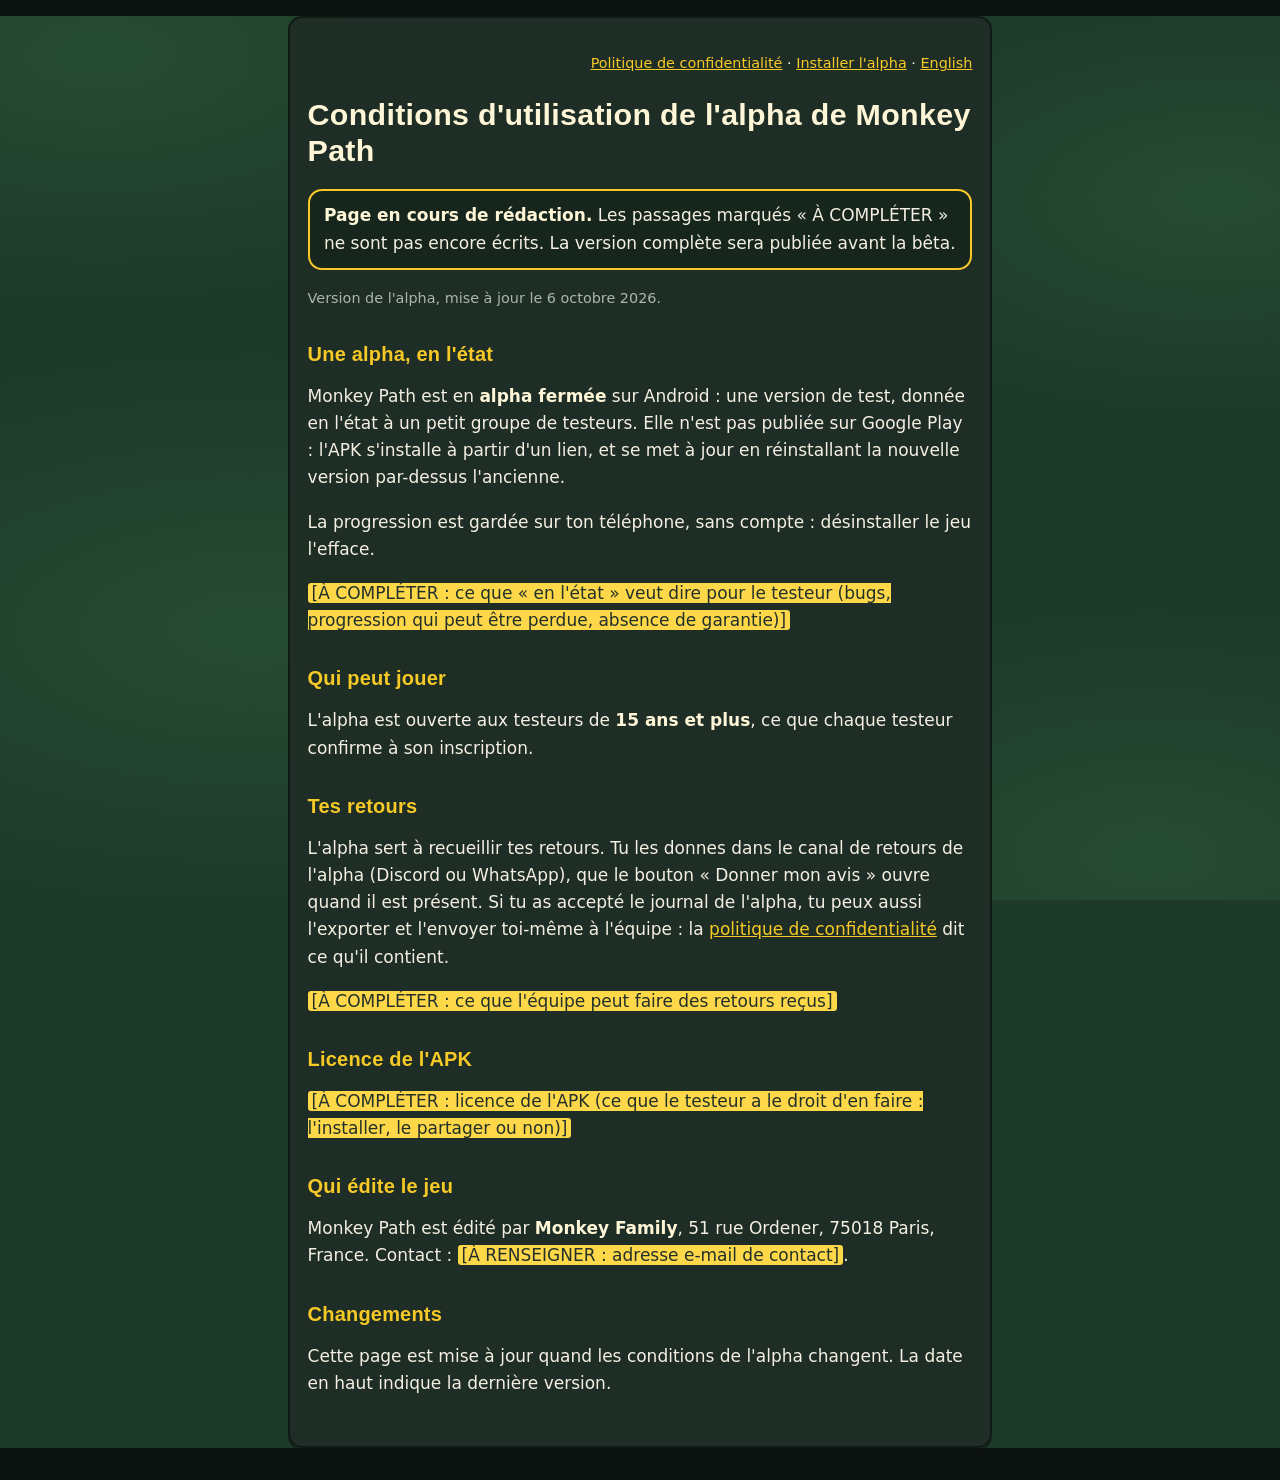
<file: fr/conditions.html>
<!doctype html>
<html lang="fr">
<head>
<meta charset="utf-8">
<meta name="viewport" content="width=device-width, initial-scale=1">
<title>Monkey Path — Conditions d'utilisation de l'alpha</title>
<link rel="stylesheet" href="../style.css">
</head>
<body>
<main>
<p class="langue"><a href="./">Politique de confidentialité</a> · <a href="installation.html">Installer l'alpha</a> · <a href="../en/conditions.html">English</a></p>
<h1>Conditions d'utilisation de l'alpha de Monkey Path</h1>
<p class="bandeau"><strong>Page en cours de rédaction.</strong> Les passages marqués « À COMPLÉTER » ne sont pas encore écrits. La version complète sera publiée avant la bêta.</p>
<p class="maj">Version de l'alpha, mise à jour le 6 octobre 2026.</p>

<h2>Une alpha, en l'état</h2>
<p>Monkey Path est en <strong>alpha fermée</strong> sur Android : une version de test, donnée en l'état à un petit groupe de testeurs. Elle n'est pas publiée sur Google Play : l'APK s'installe à partir d'un lien, et se met à jour en réinstallant la nouvelle version par-dessus l'ancienne.</p>
<p>La progression est gardée sur ton téléphone, sans compte : désinstaller le jeu l'efface.</p>
<p><span class="todo">[À COMPLÉTER : ce que « en l'état » veut dire pour le testeur (bugs, progression qui peut être perdue, absence de garantie)]</span></p>

<h2>Qui peut jouer</h2>
<p>L'alpha est ouverte aux testeurs de <strong>15 ans et plus</strong>, ce que chaque testeur confirme à son inscription.</p>

<h2>Tes retours</h2>
<p>L'alpha sert à recueillir tes retours. Tu les donnes dans le canal de retours de l'alpha (Discord ou WhatsApp), que le bouton « Donner mon avis » ouvre quand il est présent. Si tu as accepté le journal de l'alpha, tu peux aussi l'exporter et l'envoyer toi-même à l'équipe : la <a href="./">politique de confidentialité</a> dit ce qu'il contient.</p>
<p><span class="todo">[À COMPLÉTER : ce que l'équipe peut faire des retours reçus]</span></p>

<h2>Licence de l'APK</h2>
<p><span class="todo">[À COMPLÉTER : licence de l'APK (ce que le testeur a le droit d'en faire : l'installer, le partager ou non)]</span></p>

<h2>Qui édite le jeu</h2>
<p>Monkey Path est édité par <strong>Monkey Family</strong>, 51 rue Ordener, 75018 Paris, France. Contact : <span class="todo">[À RENSEIGNER : adresse e-mail de contact]</span>.</p>

<h2>Changements</h2>
<p>Cette page est mise à jour quand les conditions de l'alpha changent. La date en haut indique la dernière version.</p>
</main>
</body>
</html>
</file>
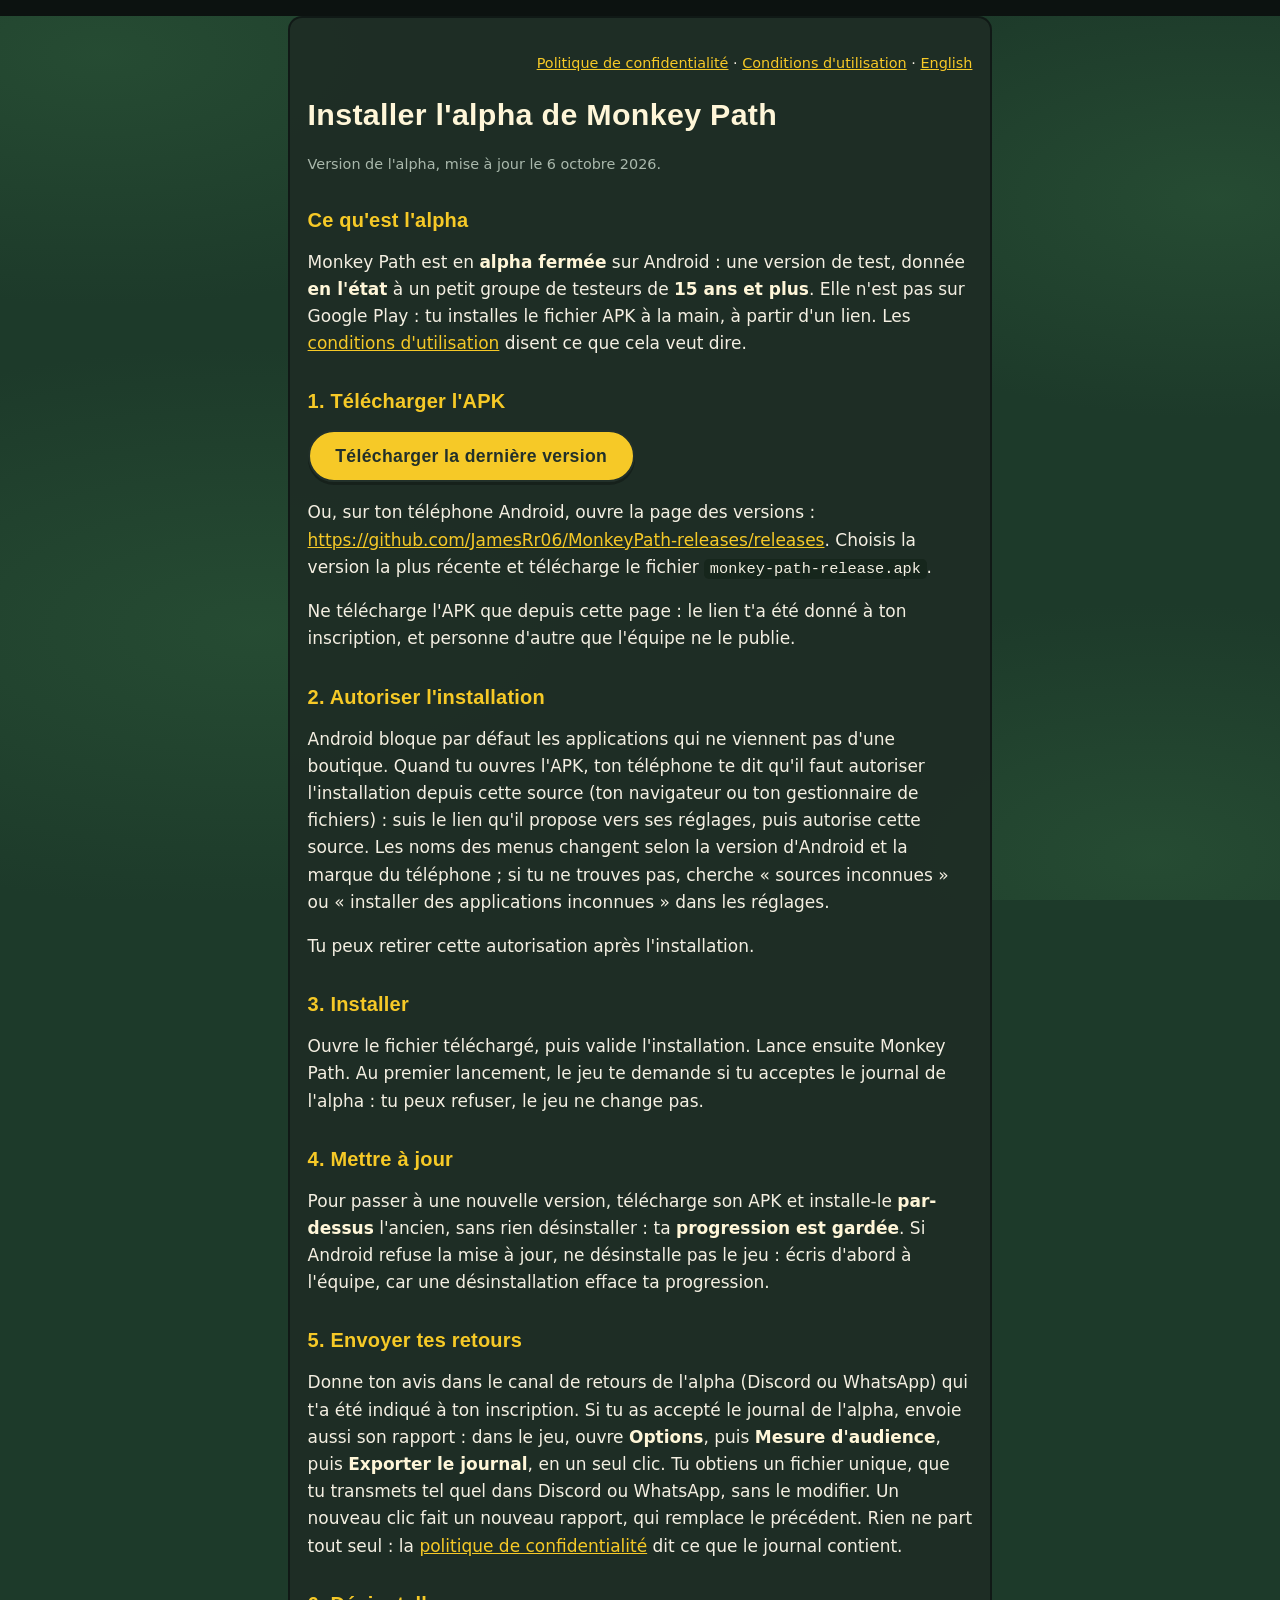
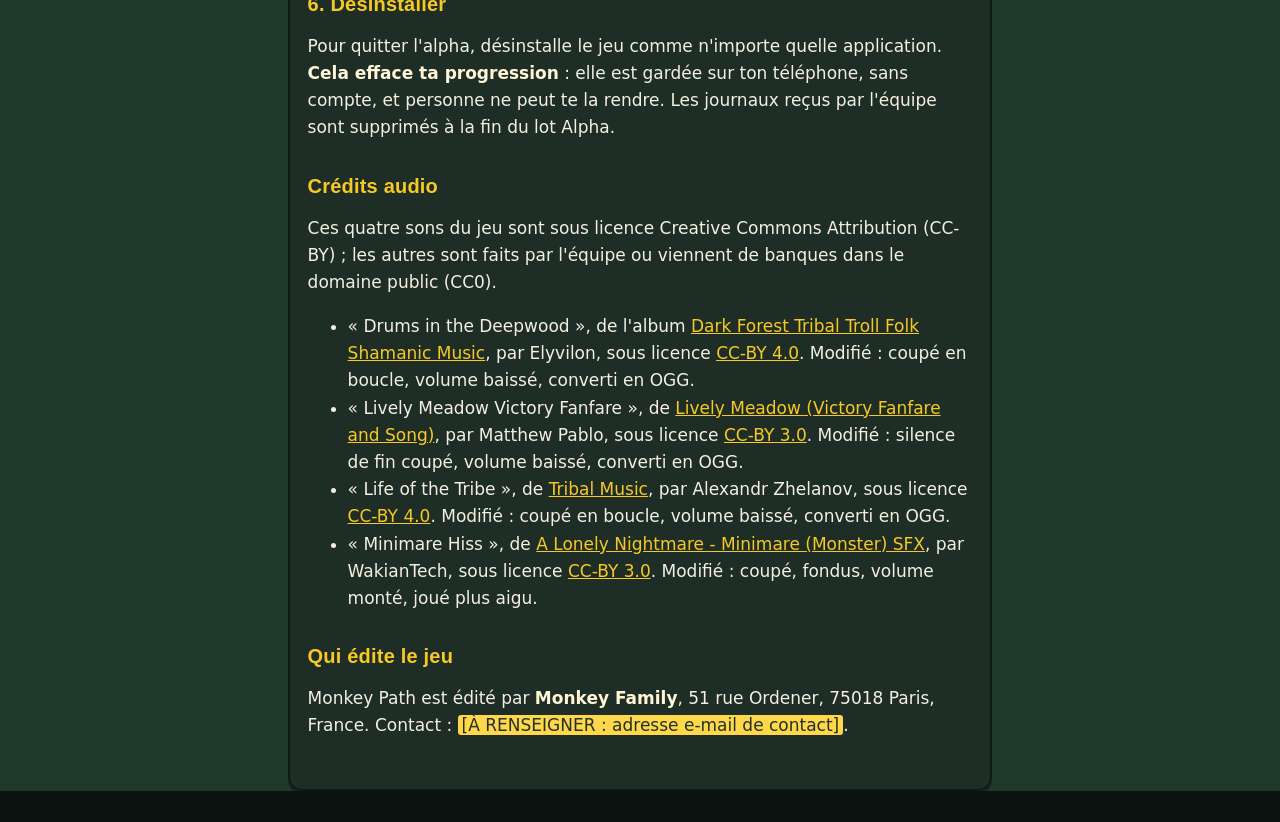
<file: fr/installation.html>
<!doctype html>
<html lang="fr">
<head>
<meta charset="utf-8">
<meta name="viewport" content="width=device-width, initial-scale=1">
<title>Monkey Path — Installer l'alpha</title>
<link rel="stylesheet" href="../style.css">
</head>
<body>
<main>
<p class="langue"><a href="./">Politique de confidentialité</a> · <a href="conditions.html">Conditions d'utilisation</a> · <a href="../en/installation.html">English</a></p>
<h1>Installer l'alpha de Monkey Path</h1>
<p class="maj">Version de l'alpha, mise à jour le 6 octobre 2026.</p>

<h2>Ce qu'est l'alpha</h2>
<p>Monkey Path est en <strong>alpha fermée</strong> sur Android : une version de test, donnée <strong>en l'état</strong> à un petit groupe de testeurs de <strong>15 ans et plus</strong>. Elle n'est pas sur Google Play : tu installes le fichier APK à la main, à partir d'un lien. Les <a href="conditions.html">conditions d'utilisation</a> disent ce que cela veut dire.</p>

<h2>1. Télécharger l'APK</h2>
<p><a class="bouton" href="https://github.com/JamesRr06/MonkeyPath-releases/releases/latest/download/monkey-path-release.apk">Télécharger la dernière version</a></p>
<p>Ou, sur ton téléphone Android, ouvre la page des versions : <a href="https://github.com/JamesRr06/MonkeyPath-releases/releases">https://github.com/JamesRr06/MonkeyPath-releases/releases</a>. Choisis la version la plus récente et télécharge le fichier <code>monkey-path-release.apk</code>.</p>
<p>Ne télécharge l'APK que depuis cette page : le lien t'a été donné à ton inscription, et personne d'autre que l'équipe ne le publie.</p>

<h2>2. Autoriser l'installation</h2>
<p>Android bloque par défaut les applications qui ne viennent pas d'une boutique. Quand tu ouvres l'APK, ton téléphone te dit qu'il faut autoriser l'installation depuis cette source (ton navigateur ou ton gestionnaire de fichiers) : suis le lien qu'il propose vers ses réglages, puis autorise cette source. Les noms des menus changent selon la version d'Android et la marque du téléphone ; si tu ne trouves pas, cherche « sources inconnues » ou « installer des applications inconnues » dans les réglages.</p>
<p>Tu peux retirer cette autorisation après l'installation.</p>

<h2>3. Installer</h2>
<p>Ouvre le fichier téléchargé, puis valide l'installation. Lance ensuite Monkey Path. Au premier lancement, le jeu te demande si tu acceptes le journal de l'alpha : tu peux refuser, le jeu ne change pas.</p>

<h2>4. Mettre à jour</h2>
<p>Pour passer à une nouvelle version, télécharge son APK et installe-le <strong>par-dessus</strong> l'ancien, sans rien désinstaller : ta <strong>progression est gardée</strong>. Si Android refuse la mise à jour, ne désinstalle pas le jeu : écris d'abord à l'équipe, car une désinstallation efface ta progression.</p>

<h2>5. Envoyer tes retours</h2>
<p>Donne ton avis dans le canal de retours de l'alpha (Discord ou WhatsApp) qui t'a été indiqué à ton inscription. Si tu as accepté le journal de l'alpha, envoie aussi son rapport : dans le jeu, ouvre <strong>Options</strong>, puis <strong>Mesure d'audience</strong>, puis <strong>Exporter le journal</strong>, en un seul clic. Tu obtiens un fichier unique, que tu transmets tel quel dans Discord ou WhatsApp, sans le modifier. Un nouveau clic fait un nouveau rapport, qui remplace le précédent. Rien ne part tout seul : la <a href="./">politique de confidentialité</a> dit ce que le journal contient.</p>

<h2>6. Désinstaller</h2>
<p>Pour quitter l'alpha, désinstalle le jeu comme n'importe quelle application. <strong>Cela efface ta progression</strong> : elle est gardée sur ton téléphone, sans compte, et personne ne peut te la rendre. Les journaux reçus par l'équipe sont supprimés à la fin du lot Alpha.</p>

<h2>Crédits audio</h2>
<p>Ces quatre sons du jeu sont sous licence Creative Commons Attribution (CC-BY) ; les autres sont faits par l'équipe ou viennent de banques dans le domaine public (CC0).</p>
<ul>
<li>« Drums in the Deepwood », de l'album <a href="https://opengameart.org/content/dark-forest-tribal-troll-folk-shamanic-music-drums-in-the-deepwood">Dark Forest Tribal Troll Folk Shamanic Music</a>, par Elyvilon, sous licence <a href="https://creativecommons.org/licenses/by/4.0/deed.fr">CC-BY 4.0</a>. Modifié : coupé en boucle, volume baissé, converti en OGG.</li>
<li>« Lively Meadow Victory Fanfare », de <a href="https://opengameart.org/content/lively-meadow-victory-fanfare-and-song">Lively Meadow (Victory Fanfare and Song)</a>, par Matthew Pablo, sous licence <a href="https://creativecommons.org/licenses/by/3.0/deed.fr">CC-BY 3.0</a>. Modifié : silence de fin coupé, volume baissé, converti en OGG.</li>
<li>« Life of the Tribe », de <a href="https://opengameart.org/content/tribal-music">Tribal Music</a>, par Alexandr Zhelanov, sous licence <a href="https://creativecommons.org/licenses/by/4.0/deed.fr">CC-BY 4.0</a>. Modifié : coupé en boucle, volume baissé, converti en OGG.</li>
<li>« Minimare Hiss », de <a href="https://opengameart.org/content/a-lonely-nightmare-minimare-monster-sfx">A Lonely Nightmare - Minimare (Monster) SFX</a>, par WakianTech, sous licence <a href="https://creativecommons.org/licenses/by/3.0/deed.fr">CC-BY 3.0</a>. Modifié : coupé, fondus, volume monté, joué plus aigu.</li>
</ul>

<h2>Qui édite le jeu</h2>
<p>Monkey Path est édité par <strong>Monkey Family</strong>, 51 rue Ordener, 75018 Paris, France. Contact : <span class="todo">[À RENSEIGNER : adresse e-mail de contact]</span>.</p>
</main>
</body>
</html>
</file>
<file: style.css>
/* Couleurs et formes de la direction artistique (planche 22c, écrans de campagne) :
   fond jungle, panneaux sombres arrondis, bouton principal or en pilule.
   Pas de rouge : il est réservé aux attaques ennemies. Le vert vif est réservé aux soins. */
:root {
  --fond: #1d3a2a; --feuillage: rgba(45, 90, 58, .55); --nuit: #0c1210;
  --panneau: rgba(31, 45, 37, .93); --panneau-2: #2b3b31; --pastille: #16261c;
  --texte: #f4efe2; --attenue: #a9b8ac; --encre: #22302a; --creme: #fff6d8;
  --or: #f6c927; --xp: #ffd84a; --secondaire: #3f5046;
  --titre: "Titan One", "Arial Black", "Segoe UI Black", Impact, sans-serif;
  --corps: "Fredoka", "Trebuchet MS", "Segoe UI", Roboto, system-ui, sans-serif;
}
* { box-sizing: border-box; }
html { background: var(--nuit); }
body {
  margin: 0; min-height: 100vh; color: var(--texte); font: 17px/1.6 var(--corps);
  background:
    radial-gradient(ellipse 60% 40% at 8% 6%, var(--feuillage), transparent 70%),
    radial-gradient(ellipse 50% 35% at 95% 22%, var(--feuillage), transparent 70%),
    radial-gradient(ellipse 70% 45% at 20% 70%, var(--feuillage), transparent 70%),
    radial-gradient(ellipse 55% 40% at 90% 95%, var(--feuillage), transparent 70%),
    var(--fond);
  background-attachment: fixed;
}
main { max-width: 44rem; margin: 0 auto; padding: 1.25rem 1rem 3rem; }
h1, h2, h3 { font-family: var(--titre); font-weight: 900; letter-spacing: .01em; line-height: 1.2; }
h1 { font-size: 1.9rem; color: var(--creme); }
h2 { font-size: 1.25rem; color: var(--or); margin-top: 2rem; }
a { color: var(--or); }
code { font-size: .9em; background: var(--pastille); padding: .05rem .35rem; border-radius: .3rem; }
strong { color: var(--creme); }

/* Pages de texte (installation, confidentialité, conditions) : le contenu dans un panneau. */
main:not(.accueil) {
  background: var(--panneau); border: 2px solid rgba(12, 18, 16, .7); border-radius: 14px;
  box-shadow: 0 3px 0 rgba(12, 18, 16, .45); margin-top: 1rem; margin-bottom: 2rem; padding: 1.25rem 1.1rem 2rem;
}
table { border-collapse: collapse; width: 100%; display: block; overflow-x: auto; }
th, td { border: 1px solid var(--panneau-2); padding: .4rem .6rem; text-align: left; vertical-align: top; }
th { background: var(--panneau-2); }
.langue { text-align: right; font-size: .9rem; }
.maj { font-size: .9rem; color: var(--attenue); }
.todo { background: var(--xp); color: var(--encre); padding: 0 .25rem; border-radius: .2rem; }
.bandeau { background: var(--pastille); border: 2px solid var(--or); border-radius: 14px; padding: .7rem .9rem; }

/* Boutons en pilule : principal or, contour encre, ombre portée de 3 px. */
.bouton {
  display: inline-flex; align-items: center; justify-content: center; gap: .6rem;
  min-height: 52px; padding: .7rem 1.6rem; border-radius: 999px;
  background: var(--or); color: var(--encre); border: 2.2px solid var(--encre);
  box-shadow: 0 3px 0 rgba(12, 18, 16, .45);
  font: 900 1.1rem/1.1 var(--titre); text-decoration: none; letter-spacing: .02em;
  transition: transform .08s ease, box-shadow .08s ease, filter .15s ease;
}
.bouton:hover { filter: brightness(1.07); }
.bouton:active { transform: translateY(3px); box-shadow: 0 0 0 rgba(12, 18, 16, .45); }
.bouton.secondaire { background: var(--secondaire); color: var(--texte); border-color: rgba(244, 239, 226, .5); }
.bouton.geant { min-height: 72px; font-size: 1.35rem; padding: .9rem 2.2rem; width: 100%; max-width: 24rem; }
.bouton img { width: 34px; height: 34px; }

/* --- Accueil des testeurs ---------------------------------------------------------------- */
.accueil { text-align: center; }
.accueil .langue a { display: inline-block; padding: .2rem .8rem; border-radius: 999px; background: var(--secondaire); color: var(--texte); text-decoration: none; }
.logo { display: flex; align-items: center; justify-content: center; gap: .4rem; margin: .5rem 0 0; }
.logo h1 {
  margin: 0; font-size: clamp(2.6rem, 12vw, 4.2rem); line-height: .95; text-align: left; color: var(--creme);
  -webkit-text-stroke: 8px var(--encre); paint-order: stroke fill;
  text-shadow: 0 5px 0 var(--nuit);
}
.logo img { width: clamp(84px, 24vw, 128px); height: auto; transform: rotate(-12deg); animation: balance 3.2s ease-in-out infinite; filter: drop-shadow(0 5px 0 rgba(12, 18, 16, .45)); }
@keyframes balance { 0%, 100% { transform: rotate(-12deg) translateY(0); } 50% { transform: rotate(-4deg) translateY(-6px); } }
.badge {
  display: inline-block; margin: 1rem 0 .4rem; padding: .25rem .9rem; border-radius: 999px;
  background: var(--pastille); border: 2px solid var(--or); color: var(--or);
  font: 900 .85rem/1.4 var(--titre); letter-spacing: .08em; text-transform: uppercase;
}
.accroche { color: var(--attenue); max-width: 32rem; margin: .4rem auto 1.4rem; }
.telecharger { margin: 0 auto; }
.version { margin: .7rem 0 0; font-size: .9rem; color: var(--attenue); min-height: 1.4em; }
.version b { color: var(--xp); }

.panneau {
  background: var(--panneau); border: 2px solid rgba(12, 18, 16, .7); border-radius: 14px;
  box-shadow: 0 3px 0 rgba(12, 18, 16, .45); padding: 1.1rem 1rem 1.2rem; margin-top: 1.6rem; text-align: left;
}
.panneau h2 { margin: 0 0 .2rem; }
.entete { display: flex; align-items: baseline; justify-content: space-between; gap: 1rem; flex-wrap: wrap; }
.compteur { font: 900 .95rem var(--titre); color: var(--xp); }
.barre { height: 14px; border-radius: 999px; background: var(--pastille); border: 2px solid var(--encre); overflow: hidden; margin: .5rem 0 1rem; }
.barre span { display: block; height: 100%; width: 0; background: linear-gradient(var(--xp), #e7b923); border-radius: 999px; transition: width .4s ease; }

.quete { list-style: none; margin: 0; padding: 0; display: grid; gap: .6rem; }
.quete button {
  all: unset; box-sizing: border-box; cursor: pointer; width: 100%;
  display: grid; grid-template-columns: 44px 1fr; gap: .8rem; align-items: center;
  background: var(--panneau-2); border-radius: 12px; padding: .7rem .8rem; border: 2px solid transparent;
}
.quete button:focus-visible { border-color: var(--or); }
.medaille {
  width: 44px; height: 44px; border-radius: 50%; display: grid; place-items: center;
  background: var(--pastille); border: 2.2px solid var(--or); color: var(--or); font: 900 1.2rem var(--titre);
}
.quete b { display: block; color: var(--creme); font-weight: 600; }
.quete small { display: block; color: var(--attenue); font-size: .9rem; line-height: 1.45; }
.quete .faite .medaille { background: var(--or); color: var(--encre); border-color: var(--encre); }
.quete .faite b { text-decoration: line-through; text-decoration-color: var(--or); }
.recompense { display: none; margin: 1rem 0 0; padding: .7rem .9rem; border-radius: 12px; background: var(--pastille); border: 2px dashed var(--or); color: var(--creme); }
.recompense.visible { display: block; animation: apparait .35s ease-out; }
@keyframes apparait { from { transform: scale(.92); opacity: 0; } to { transform: none; opacity: 1; } }

.singes { display: grid; grid-template-columns: repeat(3, 1fr); gap: .7rem; margin-top: .8rem; }
.singe { background: var(--panneau-2); border-radius: 12px; padding: .8rem .4rem; text-align: center; }
.singe img { width: 76px; height: 76px; display: block; margin: 0 auto .4rem; filter: drop-shadow(0 3px 0 rgba(12, 18, 16, .45)); }
.singe b { display: block; font: 900 1rem var(--titre); color: var(--creme); }
.singe small { color: var(--attenue); font-size: .85rem; }

.liens { display: flex; flex-wrap: wrap; justify-content: center; gap: .6rem; margin-top: 1.4rem; }
.liens .bouton { min-height: 44px; font-size: .95rem; padding: .5rem 1.1rem; }
.pied { margin-top: 1.4rem; font-size: .85rem; color: var(--attenue); }

@media (max-width: 380px) { .singes { gap: .4rem; } .singe img { width: 60px; height: 60px; } }
@media (prefers-reduced-motion: reduce) { .logo img, .recompense.visible { animation: none; } .barre span { transition: none; } }
</file>
